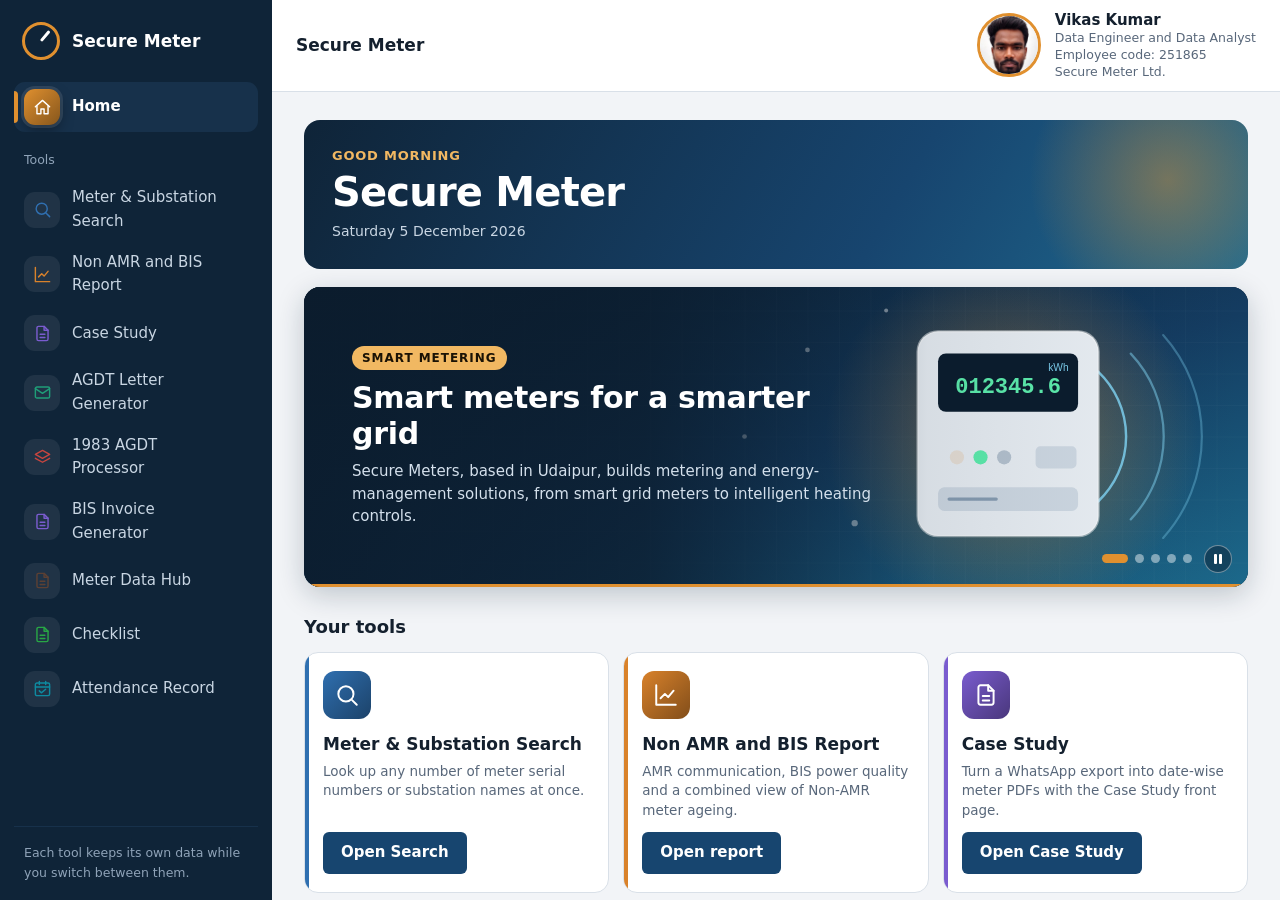
<file: index.html>
<!DOCTYPE html>
<html lang="en">
<head>
<meta charset="UTF-8">
<meta name="viewport" content="width=device-width, initial-scale=1, viewport-fit=cover">
<title>Secure Meter</title>
<link rel="stylesheet" href="assets/css/shell.css">
<link rel="stylesheet" href="assets/css/nav.css">
<link rel="stylesheet" href="assets/css/home.css">
<link rel="stylesheet" href="assets/css/slider.css">
</head>
<body>

<aside class="side">
  <button class="brand" data-go="home" aria-label="Secure Meter home"><span class="mark" aria-hidden="true"></span><span><b>Secure Meter</b></span></button>
  <nav class="nav" id="nav" aria-label="Tools">
    <button class="nav-i on" data-go="home" data-nav="home"><span class="lbl">Home</span><span class="chev" aria-hidden="true">&rsaquo;</span></button>
    <div class="nav-h">Tools</div>
    <!-- tool buttons are added by assets/js/shell.js from assets/js/tools.js -->
  </nav>
  <div class="side-f">Each tool keeps its own data while you switch between them.</div>
</aside>

<div class="stage">
  <header class="topbar">
    <div class="tl">
      <h2 class="ptitle" id="ptitle">Secure Meter</h2>
    </div>
    <!-- filled from assets/js/developer.js -->
    <div class="who" id="who"></div>
  </header>

  <div class="views" id="views">
    <section class="view" id="view-home" aria-label="Home">
      <div class="home dash">
        <header class="hero">
          <div class="hero-t">
            <p class="eyebrow" id="hGreet">Welcome</p>
            <h1>Secure Meter</h1>
            <p class="hero-sub" id="hDate"></p>
          </div>
        </header>

        <section class="slider" id="slider" aria-label="About Secure Meters"></section>

        <h2 class="h2">Your tools</h2>
        <div class="tgrid" id="tool-list"></div>
      </div>
    </section>
    <!-- one frame per tool is added by assets/js/shell.js -->
  </div>
</div>

<script src="assets/js/developer.js"></script>
<script src="assets/js/tools.js"></script>
<script src="assets/js/shell.js"></script>
<script src="assets/js/slides.js"></script>
<script src="assets/js/slider.js"></script>
</body>
</html>
</file>
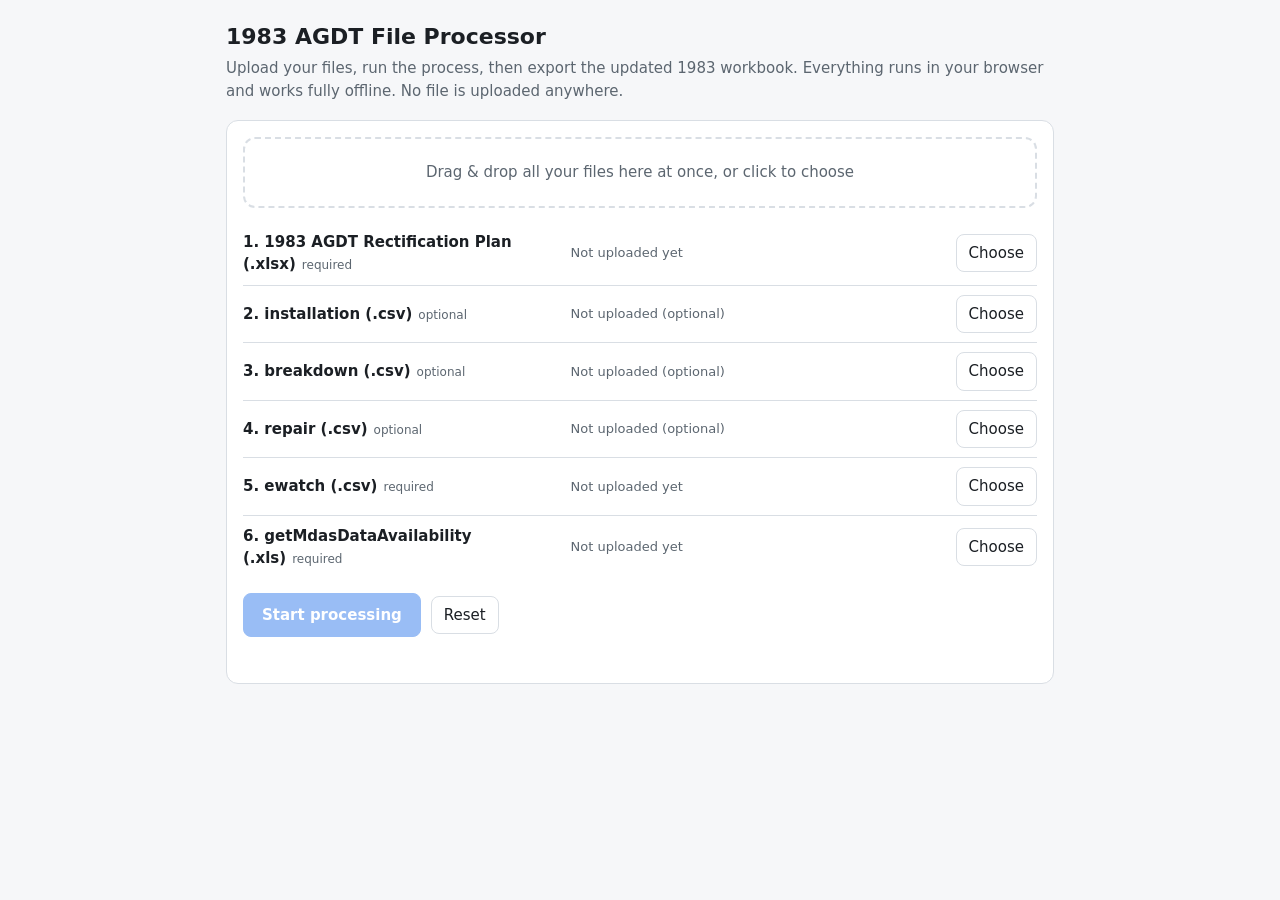
<file: tools/agdt-1983/index.html>
<!DOCTYPE html>
<html lang="en">
<head>
<meta charset="utf-8">
<meta name="viewport" content="width=device-width, initial-scale=1, viewport-fit=cover">
<title>1983 AGDT File Processor</title>
<link rel="stylesheet" href="style.css">
</head>
<body>
<main>
<h1>1983 AGDT File Processor</h1>
<p class="s">Upload your files, run the process, then export the updated 1983 workbook. Everything runs in your browser and works fully offline. No file is uploaded anywhere.</p>

<div class="card">
  <div id="drop">Drag &amp; drop all your files here at once, or click to choose<input id="multi" type="file" multiple hidden></div>
  <div id="slots"></div>
  <p style="margin:14px 0 0;display:flex;gap:10px;align-items:center;flex-wrap:wrap">
    <button class="p" id="go" disabled>Start processing</button>
    <button id="reset">Reset</button>
  </p>
  <div id="log"></div>
</div>

<div class="card" id="res" hidden>
  <div class="grid" id="stats"></div>
  <p style="margin:16px 0 8px"><button class="p" id="dl">Export 1983 file (.xlsx)</button></p>
  <p class="note" id="dlmsg"></p>
  <p class="note">In “Old Uninv” and “New Installation” the supervisor / remark / visit date / Ewatch columns fill only <b>#N/A</b> cells. The MDAS date and MDAS source columns work like a VLOOKUP: if the meter is in the MDAS file they are <b>replaced</b> with Energy Reading Date (V) and Reading Source (W), even if already filled; meters not in the MDAS file are left as they are. Columns are found by header name. In “Rectification Plan” the columns Visited Yesterday, Cumulative Visit, Target Pending and the daily date columns are recalculated from the supervisor visits in Old Uninv. Everything else (pivots, charts, slicers, other sheets) stays as it was.</p>
  <h3 style="margin:16px 0 6px;font-size:15px">Rectification Plan (updated from Old Uninv)</h3>
  <p class="note" id="pnote"></p>
  <div class="wrap"><table id="ptbl"></table></div>
  <h3 style="margin:16px 0 6px;font-size:15px">Columns detected (by header name)</h3>
  <p class="note" id="mapnote" style="white-space:pre-wrap"></p>
  <h3 style="margin:16px 0 6px;font-size:15px">Cells that were filled</h3>
  <div class="wrap"><table id="tbl"></table></div>
</div>
</main>

<script src="../../vendor/jszip.min.js"></script>
<script>window.JSZip||document.write('<script src="https://cdnjs.cloudflare.com/ajax/libs/jszip/3.10.1/jszip.min.js"><\/script>')</script>
<script src="app.js"></script>
<script src="../../assets/js/config.js"></script>
<script src="../../assets/js/drive-picker.js"></script>
</body>
</html>
</file>
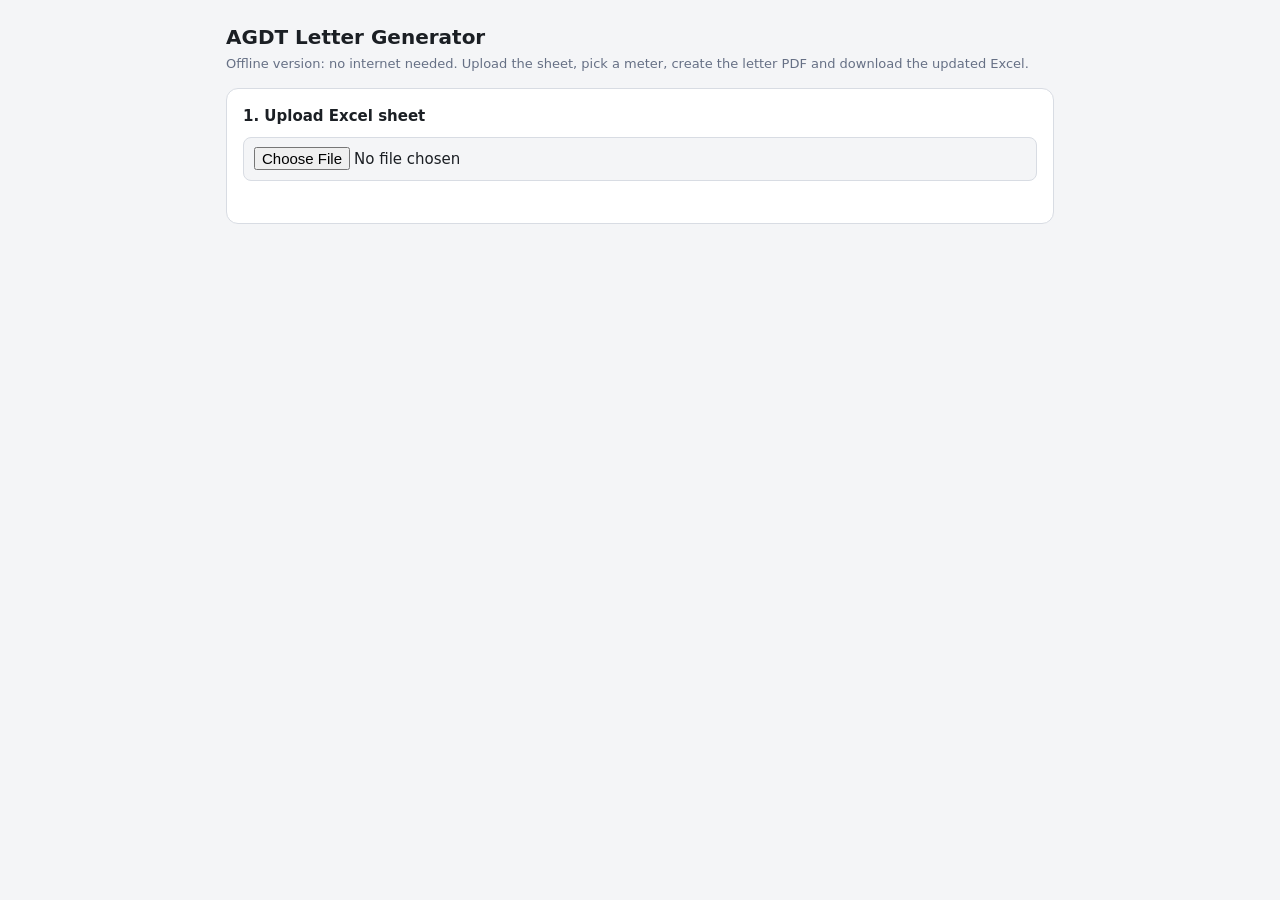
<file: tools/agdt-letters/index.html>
<!DOCTYPE html>
<html lang="en">
<head>
<meta charset="utf-8">
<meta name="viewport" content="width=device-width, initial-scale=1">
<title>AGDT Letter Generator (Offline)</title>
<link rel="stylesheet" href="style.css">
</head>
<body>
<main>
<h1>AGDT Letter Generator</h1>
<p class="sub">Offline version: no internet needed. Upload the sheet, pick a meter, create the letter PDF and download the updated Excel.</p>

<div class="card">
<h2>1. Upload Excel sheet</h2>
<input type="file" id="file" accept=".xlsx,.xlsm">
<div class="m" id="st"></div>
</div>

<div class="card" id="f2" hidden>
<h2>2. Letter details</h2>
<label>Meter Serial No</label>
<input type="text" id="mt" placeholder="X2063346" autocomplete="off">
<div class="pv" id="pv"></div>
<label>Outward No. series</label>
<div class="rad">
<label><input type="radio" name="code" value="PR"> PR (Pune)</label>
<label><input type="radio" name="code" value="NR"> NR (Nagpur)</label>
</div>
<div class="g">
<div><label>Select Site Remark</label><select id="rem"></select></div>
<div><label>Letter Submitted TO</label><select id="to"></select></div>
</div>
<div class="pv" id="dt"></div>
<button id="add">Create letter</button>
<div class="m" id="msg"></div>
</div>

<div class="card" id="res" hidden>
<h2>3. Ready letters</h2>
<div class="tw"><table><thead><tr><th>Meter</th><th>Outward No.</th><th>Date</th><th>Remark</th><th>Status</th><th></th></tr></thead><tbody id="tb"></tbody></table></div>
<button id="pall">PDF of all letters</button>
<button id="xl" class="o">Updated Excel download</button>
<div class="m" id="xm"></div>
</div>
</main>

<script src="../../vendor/pdf-lib.min.js"></script>
<script src="../../vendor/jszip.min.js"></script>
<script src="data/images.js"></script>
<script src="app.js"></script>
<script src="../../assets/js/config.js"></script>
<script src="../../assets/js/drive-picker.js"></script>
</body>
</html>
</file>
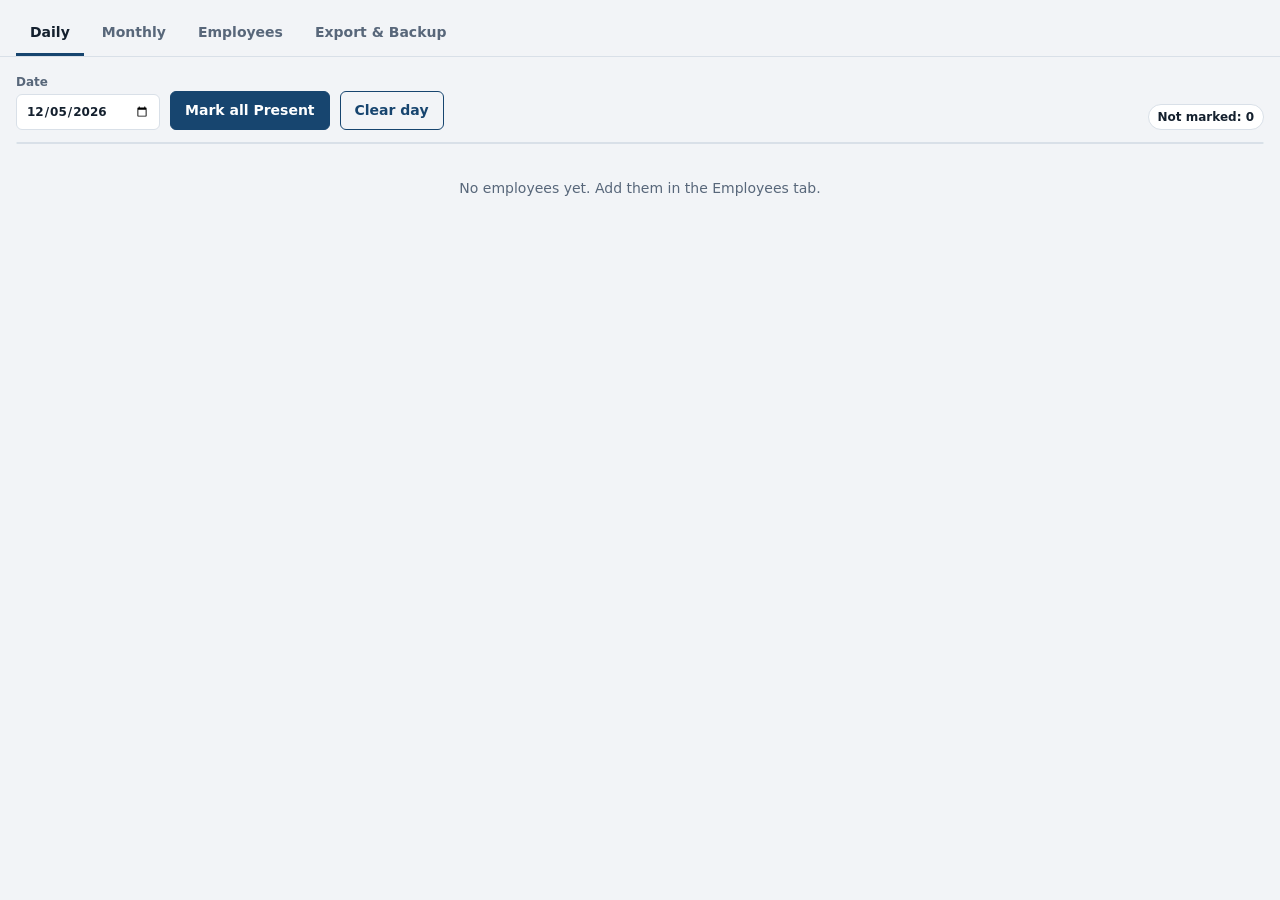
<file: tools/attendance/index.html>
<!DOCTYPE html>
<html lang="en">
<head>
<meta charset="utf-8">
<meta name="viewport" content="width=device-width, initial-scale=1">
<title>Attendance Record</title>
<link rel="stylesheet" href="style.css">
</head>
<body>

<header class="top">
  <div class="tabs" role="tablist" aria-label="Attendance sections">
    <button class="tab on" data-tab="daily" role="tab">Daily</button>
    <button class="tab" data-tab="monthly" role="tab">Monthly</button>
    <button class="tab" data-tab="employees" role="tab">Employees</button>
    <button class="tab" data-tab="backup" role="tab">Export &amp; Backup</button>
  </div>
</header>

<main>

  <!-- DAILY -->
  <section class="panel" id="tab-daily">
    <div class="bar">
      <label class="fld">Date <input type="date" id="dDate"></label>
      <button class="btn" id="dAllP">Mark all Present</button>
      <button class="btn ghost" id="dClear">Clear day</button>
      <div class="chips" id="dChips"></div>
    </div>
    <div class="scroll">
      <table class="grid" id="dTable">
        <thead><tr><th>Code</th><th>Name</th><th>Department</th><th>Status</th><th>In</th><th>Out</th><th>Remark</th></tr></thead>
        <tbody id="dBody"></tbody>
      </table>
    </div>
    <p class="empty" id="dEmpty" hidden>No employees yet. Add them in the Employees tab.</p>
  </section>

  <!-- MONTHLY -->
  <section class="panel" id="tab-monthly" hidden>
    <div class="bar">
      <label class="fld">Month <input type="month" id="mMonth"></label>
      <button class="btn ghost" id="mSundays">Mark Sundays as Week Off</button>
      <span class="hint">Click a cell to change its status.</span>
    </div>
    <div class="legend" id="legend"></div>
    <div class="scroll big">
      <table class="grid month" id="mTable"></table>
    </div>
    <p class="empty" id="mEmpty" hidden>No employees yet. Add them in the Employees tab.</p>
  </section>

  <!-- EMPLOYEES -->
  <section class="panel" id="tab-employees" hidden>
    <div class="bar">
      <label class="fld">Code <input id="eCode" placeholder="E001"></label>
      <label class="fld">Name <input id="eName" placeholder="Full name"></label>
      <label class="fld">Department <input id="eDept" placeholder="Department"></label>
      <button class="btn" id="eAdd">Add employee</button>
    </div>
    <div class="bar">
      <label class="btn ghost filebtn">Import employees (CSV)<input type="file" id="eFile" accept=".csv,.txt" hidden></label>
      <span class="hint">CSV columns: Code, Name, Department (a header row is fine).</span>
    </div>
    <div class="scroll">
      <table class="grid">
        <thead><tr><th>Code</th><th>Name</th><th>Department</th><th></th></tr></thead>
        <tbody id="eBody"></tbody>
      </table>
    </div>
    <p class="empty" id="eEmpty" hidden>No employees yet.</p>
  </section>

  <!-- EXPORT & BACKUP -->
  <section class="panel" id="tab-backup" hidden>
    <div class="cards">
      <div class="card">
        <h3>Export the month</h3>
        <p>Month: <b id="bMonth"></b> (change it in the Monthly tab).</p>
        <div class="row">
          <button class="btn" id="xXlsx">Download Excel (.xlsx)</button>
          <button class="btn ghost" id="xCsv">Download CSV</button>
        </div>
        <p class="hint">The Excel file has two sheets: the monthly grid with totals, and a day-by-day log.</p>
      </div>
      <div class="card">
        <h3>Backup and restore</h3>
        <p>Attendance is saved in this browser only. Download a backup file regularly.</p>
        <div class="row">
          <button class="btn" id="bSave">Download backup (.json)</button>
          <label class="btn ghost filebtn">Restore from backup<input type="file" id="bFile" accept=".json" hidden></label>
        </div>
        <p class="hint">Restoring replaces everything currently saved.</p>
      </div>
    </div>
  </section>

</main>

<div class="toast" id="toast" role="status" aria-live="polite"></div>

<script src="../../vendor/jszip.min.js"></script>
<script src="xlsx-writer.js"></script>
<script src="app.js"></script>
<script src="../../assets/js/config.js"></script>
<script src="../../assets/js/drive-picker.js"></script>
</body>
</html>
</file>
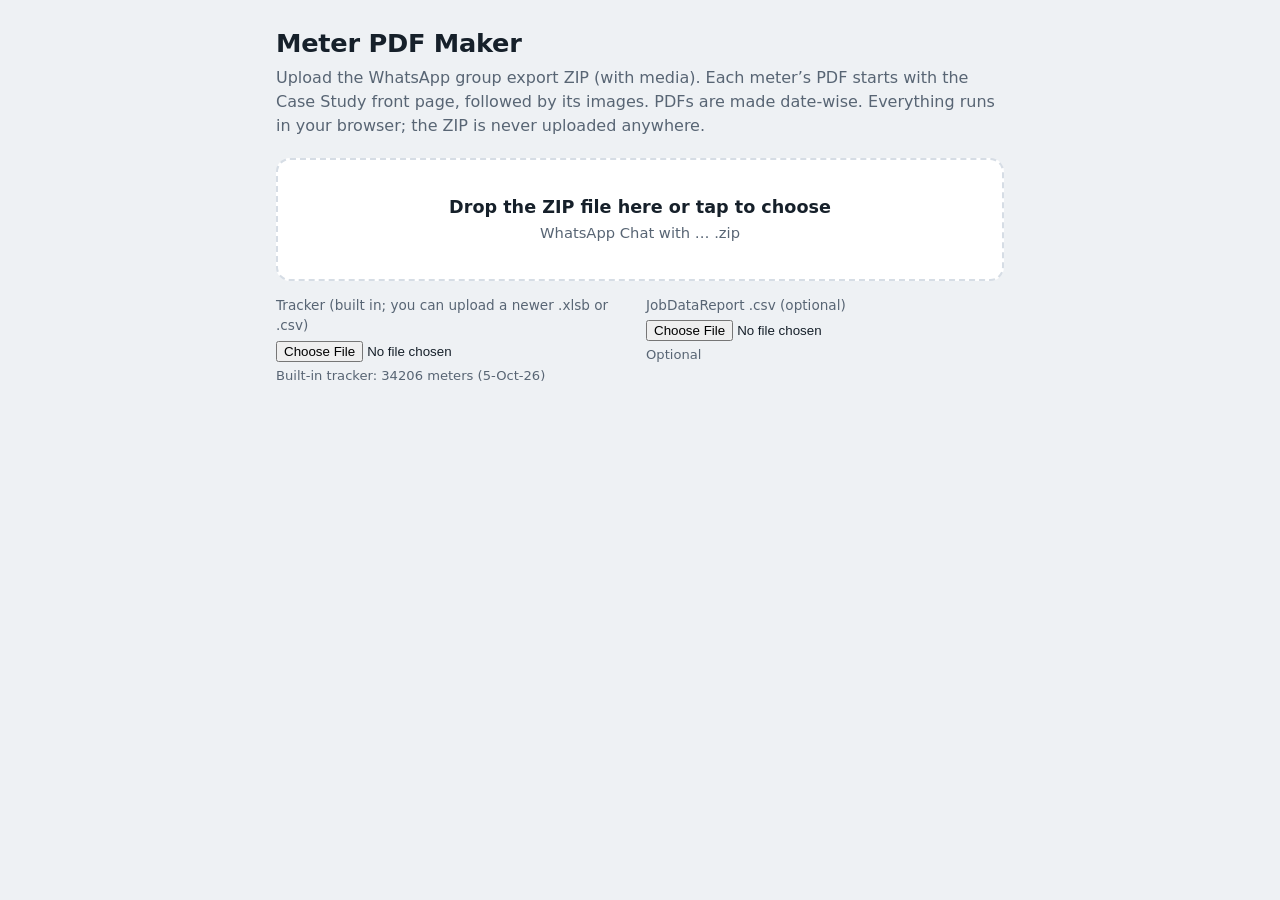
<file: tools/case-study/index.html>
<!doctype html>
<html lang="en">
<head>
<meta charset="utf-8">
<meta name="viewport" content="width=device-width, initial-scale=1, viewport-fit=cover">
<title>Meter PDF Maker</title>
<link rel="stylesheet" href="style.css">
</head>
<body>
<main>
<h1>Meter PDF Maker</h1>
<p class="sub">Upload the WhatsApp group export ZIP (with media). Each meter’s PDF starts with the Case Study front page, followed by its images. PDFs are made date-wise. Everything runs in your browser; the ZIP is never uploaded anywhere.</p>
<label id="drop"><input type="file" id="f" accept=".zip"><b>Drop the ZIP file here or tap to choose</b><span>WhatsApp Chat with … .zip</span></label>
<div class="files"><div><label for="f1">Tracker (built in; you can upload a newer .xlsb or .csv)</label><input type="file" id="f1" accept=".xlsb,.csv"><div class="st" id="s1"></div></div>
<div><label for="f2">JobDataReport .csv (optional)</label><input type="file" id="f2" accept=".csv"><div class="st" id="s2">Optional</div></div></div>
<div id="msg" role="status" aria-live="polite"></div>
<div id="out"></div>
</main>
<script src="data/trk-data.js"></script>
<script src="../../vendor/jszip.min.js"></script>
<script src="../../vendor/jspdf.umd.min.js"></script>
<script src="app.js"></script>
<script src="../../assets/js/config.js"></script>
<script src="../../assets/js/drive-picker.js"></script>
</body>
</html>
</file>
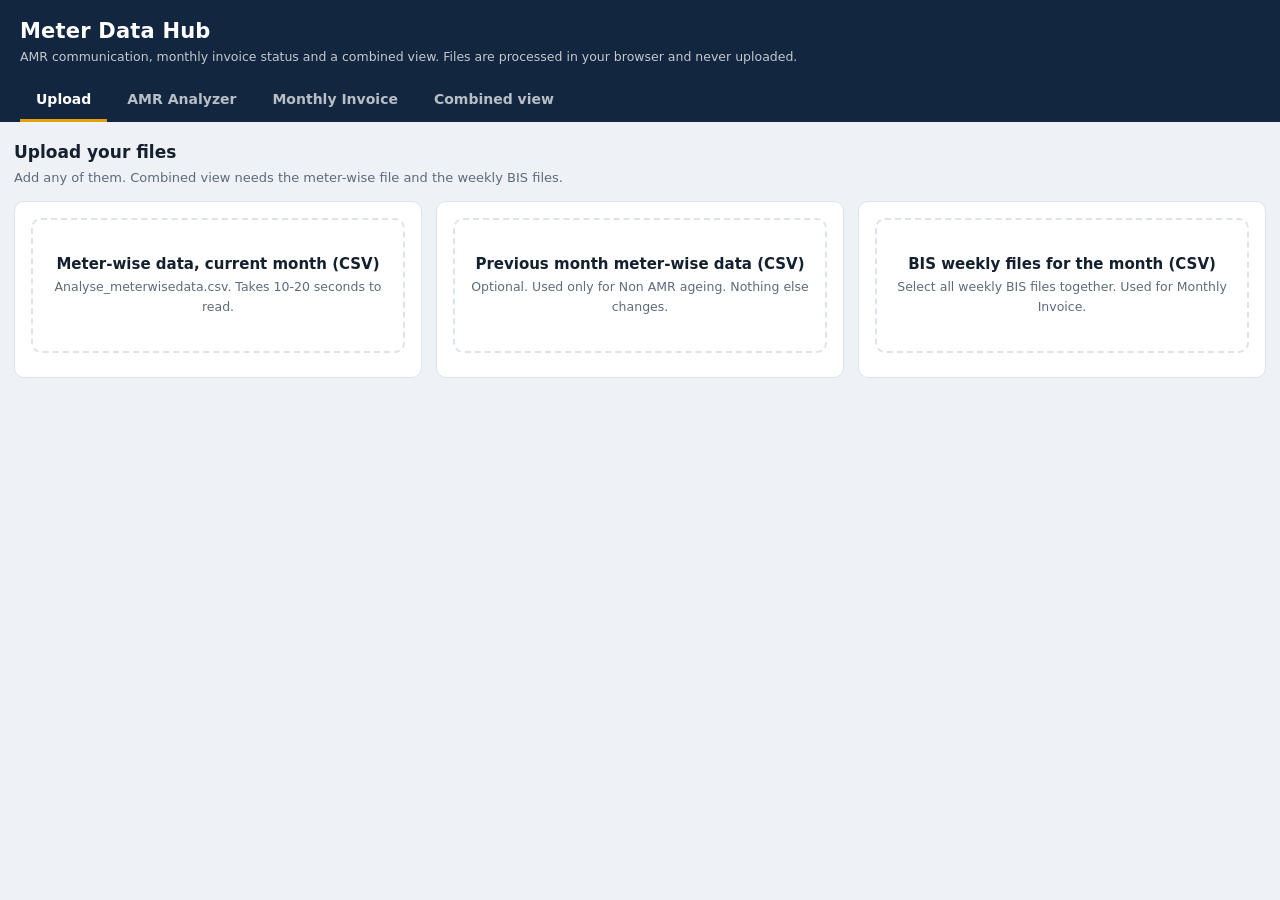
<file: tools/Meter-Data-Hub/index.html>
<!doctype html><html lang="en"><head><meta charset="utf-8"><meta name="viewport" content="width=device-width, initial-scale=1, viewport-fit=cover"><title>Meter Data Hub</title>
<link rel="stylesheet" href="style.css"></head><body>
<header><h1>Meter Data Hub</h1><p>AMR communication, monthly invoice status and a combined view. Files are processed in your browser and never uploaded.</p>
<nav id="nav"><button data-p="0" class="on">Upload</button><button data-p="1">AMR Analyzer</button><button data-p="2">Monthly Invoice</button><button data-p="3">Combined view</button></nav></header>
<main>
<section class="pg" id="p0"><h2>Upload your files</h2><p class="sub">Add any of them. Combined view needs the meter-wise file and the weekly BIS files.</p>
<div class="two"><div class="card"><label class="drop" id="dm"><b>Meter-wise data, current month (CSV)</b><span>Analyse_meterwisedata.csv. Takes 10-20 seconds to read.</span><input type="file" accept=".csv" hidden></label><div class="mg" id="sm"></div></div>
<div class="card"><label class="drop" id="dm2"><b>Previous month meter-wise data (CSV)</b><span>Optional. Used only for Non AMR ageing. Nothing else changes.</span><input type="file" accept=".csv" hidden></label><div class="mg" id="sm2"></div></div>

<div class="card"><label class="drop" id="dw"><b>BIS weekly files for the month (CSV)</b><span>Select all weekly BIS files together. Used for Monthly Invoice.</span><input type="file" accept=".csv" multiple hidden></label><div class="mg" id="sw"></div></div></div></section>

<div id="fb" class="card bar hide"><div id="mR"></div><div id="mC"></div><div id="mS"></div>
<div id="ac" class="bar hide"><div><label class="f">Type of data</label><select id="fT"></select></div><div><label class="f">From</label><select id="fF"></select></div><div><label class="f">Last date</label><select id="fE"></select></div></div><div class="bar" style="margin-left:auto"><button class="btn" data-x="xl">Export Excel dashboard</button><button class="btn alt" data-x="hr">Export HTML report</button></div></div>

<section class="pg hide" id="p1"><div id="e1" class="card empty">Upload the meter-wise CSV first.</div><div id="b1" class="hide">
<div class="kpis" id="k1"></div><div class="two"><div class="card"><h3>AMR share</h3><div id="pa"></div></div><div class="card"><h3>By region</h3><div id="a1"></div></div><div class="card"><h3>Meters reporting each day</h3><div id="a3"></div><div class="note">AMR = at least one reading on any day from the From date to the Last date. Non AMR = no reading on any of those days. The bars show raw daily counts, so an incomplete last day can look low, but it does not change AMR status. The label above each bar is its share of all meters.</div></div></div>
<div class="card"><h3>By circle (lowest AMR first)</h3><div class="chart" id="a2"></div></div>
<div class="card"><h3>Non AMR meters</h3><div class="scroll" id="t1"></div><div class="bar" style="margin-top:10px"><button class="btn" data-x="1">Export Non AMR list (CSV)</button></div></div></div>
<div id="nd" class="hide"><div class="bar" style="margin-bottom:14px"><button class="btn" id="bn">Show day-wise and ageing dashboard</button></div>
<div id="np" class="hide"><div class="card"><h2 id="nh"></h2><p class="sub" id="ns"></p><div class="bar"><button class="btn" data-m="0">Day-wise: days with data in selected range</button><button class="btn alt" data-m="1">Ageing (no data on Last date): 0-3, 4-7, 8-15, 16-30, 31-60, 61+</button></div><div class="bar" style="margin-top:12px"><button class="btn" data-x="nx">Export Excel dashboard</button><button class="btn alt" data-x="nc">Export CSV</button></div></div>
<div class="card"><h3 id="nrh">Region-wise meters</h3><div class="chart" id="nrb"></div></div><div class="card hide" id="nrtc"><h3>Region-wise table</h3><div class="scroll" id="nrt"></div></div></div></div></section>


<section class="pg hide" id="p2"><div id="e2" class="card empty">Upload the weekly BIS CSV files first.</div><div id="b2" class="hide">
<div class="card bar noexp" style="margin-bottom:14px"><div><label class="f">Min weeks with Pass/Fail</label><select id="im"><option>1</option><option>2</option><option>3</option><option>4</option><option>5</option></select></div></div>
<p class="note" id="ir" style="margin:0 0 12px"></p><div class="kpis" id="k4"></div>
<div class="two"><div class="card"><h3>Invoice status</h3><div id="pi"></div></div><div class="card"><h3>By region</h3><div id="g1"></div></div><div class="card"><h3>Readings by week</h3><div id="g2"></div></div></div>
<div class="card"><h3>By zone (lowest ready share first)</h3><div class="chart" id="g3"></div></div>
<div class="card"><h3>Weekly summary</h3><div class="scroll" id="g4"></div></div>
<div class="card"><div class="bar noexp" style="margin-bottom:10px"><h3 style="margin:0">Meters</h3><select id="is" aria-label="Invoice status"><option value="Ready for Invoice">Ready for Invoice</option><option value="Not Ready">Not Ready</option><option value="all">All meters</option></select><input type="search" id="iq" placeholder="Search substation, meter, zone"></div><div class="scroll" id="g5"></div><div class="note" id="g6"></div></div>
<div class="bar noexp"><button class="btn" data-x="i4">Export Ready for Invoice meters (CSV)</button><button class="btn alt" data-x="i5">Export all meters (CSV)</button></div></div></section>
<section class="pg hide" id="p3"><div id="e3" class="card empty">Upload the meter-wise CSV and the weekly BIS CSV files first.</div><div id="b3" class="hide">
<div class="bar" id="sn" style="margin-bottom:14px"><button class="btn" data-s="0">Combined</button><button class="btn alt" data-s="1">Non AMR</button></div><div id="v0"><div class="ins" id="i3"></div><div class="kpis" id="k3"></div>
<div class="two"><div class="card"><h3>Problem meters split</h3><div id="pc"></div></div><div class="card"><h3>By region</h3><div id="m3"></div></div></div>
<div class="card"><h3>By circle (most problem meters first)</h3><div class="chart" id="s3"></div></div>
<div class="two"><div class="card"><h3>Top 10 substations</h3><div class="scroll" id="u3"></div></div><div class="card"><h3>Problem meter list (first 200)</h3><div class="scroll" id="w3"></div></div></div>
<div class="bar"><button class="btn" data-x="3">Export combined list (CSV)</button><button class="btn alt" id="chg">Change AMR settings</button></div><div class="note" id="n3"></div></div><div id="v1" class="hide"></div></div></section>
</main>
<script src="app.js"></script><script src="../../assets/js/config.js"></script>
<script src="../../assets/js/drive-picker.js"></script>
</body></html>
</file>
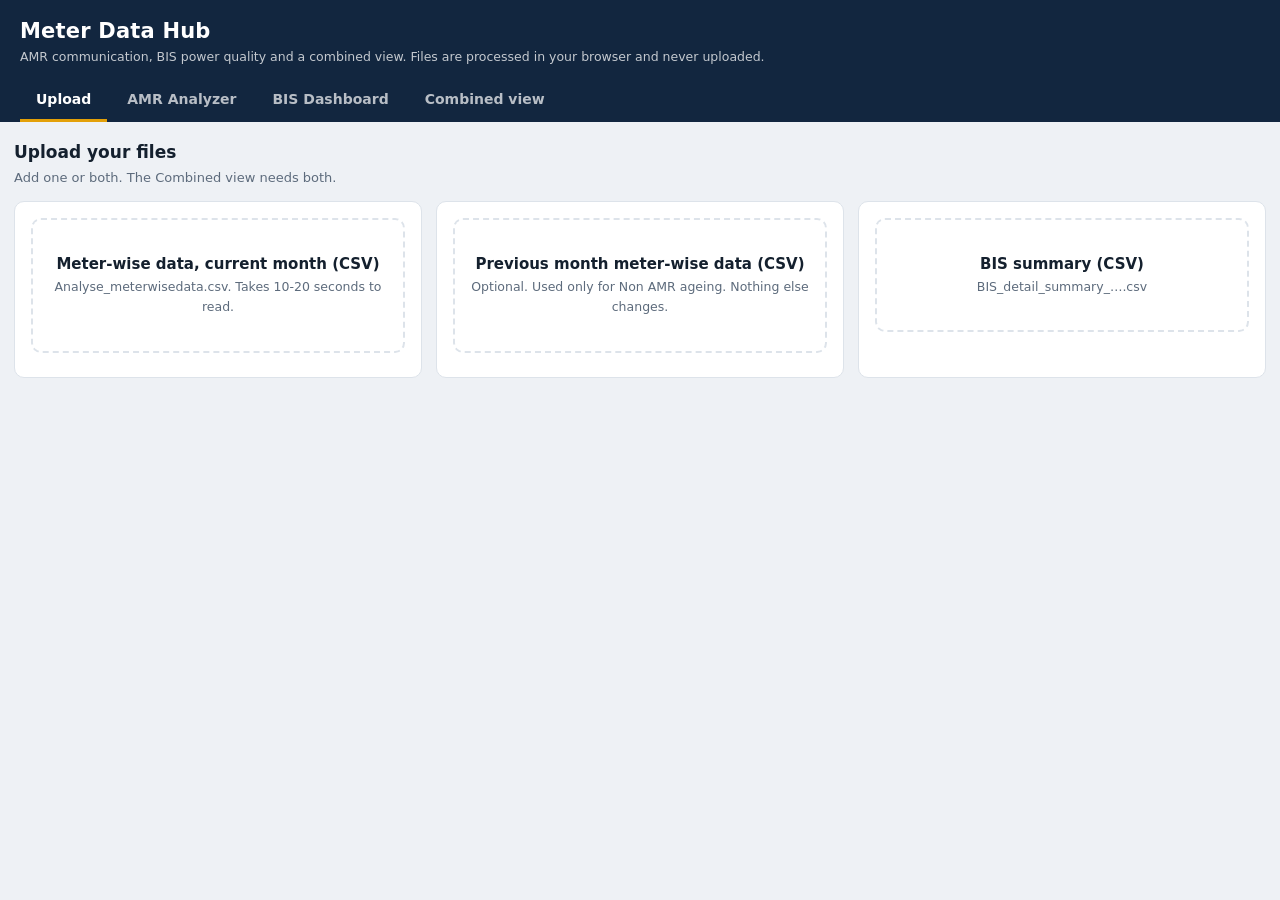
<file: tools/non-amr-bis/index.html>
<!doctype html><html lang="en"><head><meta charset="utf-8"><meta name="viewport" content="width=device-width, initial-scale=1, viewport-fit=cover"><title>Meter Data Hub</title>
<link rel="stylesheet" href="style.css"></head><body>
<header><h1>Meter Data Hub</h1><p>AMR communication, BIS power quality and a combined view. Files are processed in your browser and never uploaded.</p>
<nav id="nav"><button data-p="0" class="on">Upload</button><button data-p="1">AMR Analyzer</button><button data-p="2">BIS Dashboard</button><button data-p="3">Combined view</button></nav></header>
<main>
<section class="pg" id="p0"><h2>Upload your files</h2><p class="sub">Add one or both. The Combined view needs both.</p>
<div class="two"><div class="card"><label class="drop" id="dm"><b>Meter-wise data, current month (CSV)</b><span>Analyse_meterwisedata.csv. Takes 10-20 seconds to read.</span><input type="file" accept=".csv" hidden></label><div class="mg" id="sm"></div></div>
<div class="card"><label class="drop" id="dm2"><b>Previous month meter-wise data (CSV)</b><span>Optional. Used only for Non AMR ageing. Nothing else changes.</span><input type="file" accept=".csv" hidden></label><div class="mg" id="sm2"></div></div>
<div class="card"><label class="drop" id="db"><b>BIS summary (CSV)</b><span>BIS_detail_summary_….csv</span><input type="file" accept=".csv" hidden></label><div class="mg" id="sb"></div></div></div></section>

<div id="fb" class="card bar hide"><div id="mR"></div><div id="mC"></div><div id="mS"></div>
<div id="ac" class="bar hide"><div><label class="f">Type of data</label><select id="fT"></select></div><div><label class="f">From</label><select id="fF"></select></div><div><label class="f">Last date</label><select id="fE"></select></div></div><div class="bar" style="margin-left:auto"><button class="btn" data-x="xl">Export Excel dashboard</button><button class="btn alt" data-x="hr">Export HTML report</button></div></div>

<section class="pg hide" id="p1"><div id="e1" class="card empty">Upload the meter-wise CSV first.</div><div id="b1" class="hide">
<div class="kpis" id="k1"></div><div class="two"><div class="card"><h3>AMR share</h3><div id="pa"></div></div><div class="card"><h3>By region</h3><div id="a1"></div></div><div class="card"><h3>Meters reporting each day</h3><div id="a3"></div><div class="note">AMR = at least one reading on any day from the From date to the Last date. Non AMR = no reading on any of those days. The bars show raw daily counts, so an incomplete last day can look low, but it does not change AMR status.</div></div></div>
<div class="card"><h3>By circle (lowest AMR first)</h3><div class="chart" id="a2"></div></div>
<div class="card"><h3>Non AMR meters</h3><div class="scroll" id="t1"></div><div class="bar" style="margin-top:10px"><button class="btn" data-x="1">Export Non AMR list (CSV)</button></div></div></div>
<div id="nd" class="hide"><div class="bar" style="margin-bottom:14px"><button class="btn" id="bn">Show day-wise and ageing dashboard</button></div>
<div id="np" class="hide"><div class="card"><h2 id="nh"></h2><p class="sub" id="ns"></p><div class="bar"><button class="btn" data-m="0">Day-wise: days with data in selected range</button><button class="btn alt" data-m="1">Ageing (no data on Last date): 0-3, 4-7, 8-15, 16-30, 31-60, 61+</button></div><div class="bar" style="margin-top:12px"><button class="btn" data-x="nx">Export Excel dashboard</button><button class="btn alt" data-x="nc">Export CSV</button></div></div>
<div class="card"><h3 id="nrh">Region-wise meters</h3><div class="chart" id="nrb"></div></div><div class="card hide" id="nrtc"><h3>Region-wise table</h3><div class="scroll" id="nrt"></div></div></div></div></section>

<section class="pg hide" id="p2"><div id="e2" class="card empty">Upload the BIS summary CSV first.</div><div id="b2" class="hide">
<div class="kpis" id="k2"></div><div class="two"><div class="card"><h3>Overall BIS status</h3><div id="pb"></div></div><div class="card"><h3>Overall status by region</h3><div id="c1"></div></div><div class="card"><h3>Parameter-wise results</h3><div id="c4"></div></div></div>
<div class="card"><h3>By circle (lowest pass rate first)</h3><div class="chart" id="c2"></div></div>
<div class="two"><div class="card"><h3>Top 10 substations with data not available</h3><div class="scroll" id="c3"></div></div><div class="card"><h3>Meter details (first 200)</h3><div class="scroll" id="t2"></div></div></div>
<button class="btn" data-x="2">Export Fail and Not available meters (CSV)</button></div></section>

<section class="pg hide" id="p3"><div id="e3" class="card empty">Upload the meter-wise CSV (and the BIS CSV) first.</div><div id="b3" class="hide">
<div class="bar" id="sn" style="margin-bottom:14px"><button class="btn" data-s="0">Combined</button><button class="btn alt" data-s="1">Non AMR</button><button class="btn alt" data-s="2">BIS data not available</button></div><div id="v0"><div class="ins" id="i3"></div><div class="kpis" id="k3"></div>
<div class="two"><div class="card"><h3>Problem meters split</h3><div id="pc"></div></div><div class="card"><h3>By region</h3><div id="m3"></div></div></div>
<div class="card"><h3>By circle (most problem meters first)</h3><div class="chart" id="s3"></div></div>
<div class="two"><div class="card"><h3>Top 10 substations</h3><div class="scroll" id="u3"></div></div><div class="card"><h3>Problem meter list (first 200)</h3><div class="scroll" id="w3"></div></div></div>
<div class="bar"><button class="btn" data-x="3">Export combined list (CSV)</button><button class="btn alt" id="chg">Change AMR settings</button></div><div class="note" id="n3"></div></div><div id="v1" class="hide"></div><div id="v2" class="hide"></div></div></section>
</main>
<script src="app.js"></script><script src="../../assets/js/config.js"></script>
<script src="../../assets/js/drive-picker.js"></script>
</body></html>
</file>
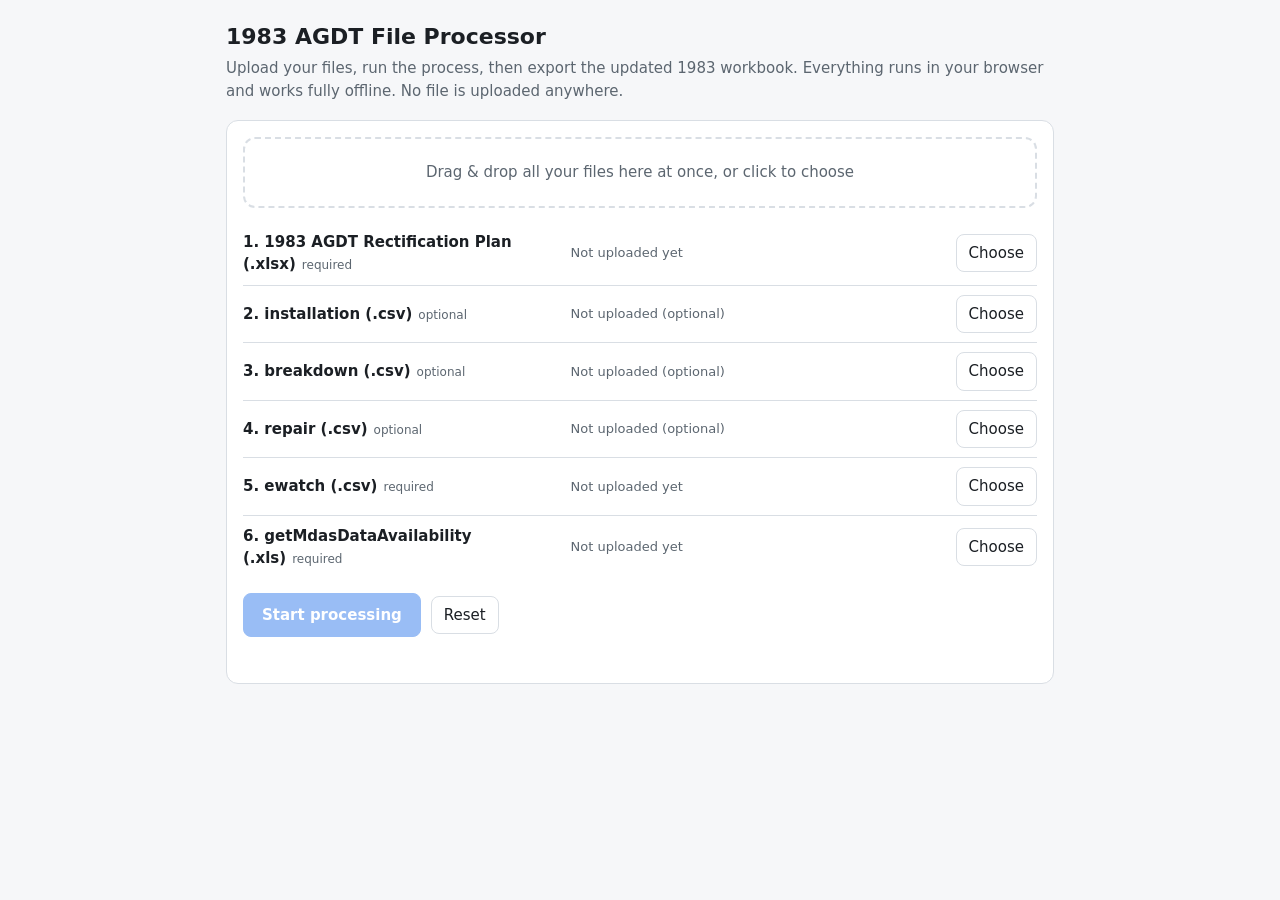
<file: secure-meter/tools/agdt-1983/index.html>
<!DOCTYPE html>
<html lang="en">
<head>
<meta charset="utf-8">
<meta name="viewport" content="width=device-width, initial-scale=1, viewport-fit=cover">
<title>1983 AGDT File Processor</title>
<link rel="stylesheet" href="style.css">
</head>
<body>
<main>
<h1>1983 AGDT File Processor</h1>
<p class="s">Upload your files, run the process, then export the updated 1983 workbook. Everything runs in your browser and works fully offline. No file is uploaded anywhere.</p>

<div class="card">
  <div id="drop">Drag &amp; drop all your files here at once, or click to choose<input id="multi" type="file" multiple hidden></div>
  <div id="slots"></div>
  <p style="margin:14px 0 0;display:flex;gap:10px;align-items:center;flex-wrap:wrap">
    <button class="p" id="go" disabled>Start processing</button>
    <button id="reset">Reset</button>
  </p>
  <div id="log"></div>
</div>

<div class="card" id="res" hidden>
  <div class="grid" id="stats"></div>
  <p style="margin:16px 0 8px"><button class="p" id="dl">Export 1983 file (.xlsx)</button></p>
  <p class="note" id="dlmsg"></p>
  <p class="note">In “Old Uninv” only <b>#N/A</b> cells in AB:AI are changed. In “Rectification Plan” the columns Visited Yesterday, Cumulative Visit, Target Pending and the daily date columns are recalculated from the supervisor visits in Old Uninv. Everything else (pivots, charts, slicers, other sheets) stays as it was.</p>
  <h3 style="margin:16px 0 6px;font-size:15px">Rectification Plan (updated from Old Uninv)</h3>
  <p class="note" id="pnote"></p>
  <div class="wrap"><table id="ptbl"></table></div>
  <h3 style="margin:16px 0 6px;font-size:15px">Cells that were filled</h3>
  <div class="wrap"><table id="tbl"></table></div>
</div>
</main>

<script src="../../vendor/jszip.min.js"></script>
<script src="app.js"></script>
<script src="../../assets/js/config.js"></script>
<script src="../../assets/js/drive-picker.js"></script>
</body>
</html>
</file>
<file: assets/css/shell.css>
:root{--side:#0f2438;--side2:#17314b;--sidetx:#c9d6e3;--amber:#e0902f;--bg:#f2f4f7;--card:#fff;--tx:#14202e;--mu:#58677a;--bd:#d9e0e8;--ac:#17456f;--acx:#fff;color-scheme:light}
@media (prefers-color-scheme:dark){:root{--bg:#0d141d;--card:#16212e;--tx:#e5ebf2;--mu:#93a3b6;--bd:#263647;--ac:#e0902f;--acx:#1a1205;color-scheme:dark}}
*{box-sizing:border-box}
html,body{height:100%}
body{margin:0;background:var(--bg);color:var(--tx);font:15px/1.55 "IBM Plex Sans","Segoe UI",system-ui,-apple-system,Roboto,Arial,sans-serif;display:flex;padding-top:env(safe-area-inset-top,0px)}
button{font:inherit;cursor:pointer}
button:focus-visible{outline:3px solid var(--amber);outline-offset:2px}
.side{width:272px;flex:none;background:var(--side);color:var(--sidetx);display:flex;flex-direction:column;padding:22px 14px 18px}
.brand{display:flex;align-items:center;gap:12px;padding:0 8px 22px;border:0;background:none;color:#fff;text-align:left;width:100%}
.mark{width:38px;height:38px;border-radius:50%;border:3px solid var(--amber);position:relative;flex:none}
.mark::after{content:"";position:absolute;left:50%;top:50%;width:3px;height:13px;background:#fff;border-radius:2px;transform-origin:50% 100%;transform:translate(-50%,-100%) rotate(40deg)}
.brand b{display:block;font-size:17px;line-height:1.2;font-weight:600}
.brand small{color:var(--sidetx);font-size:12.5px;opacity:.8}
.nav{display:flex;flex-direction:column;gap:3px}
.nav-h{font-size:12.5px;color:#8fa3b8;padding:14px 10px 6px}
.nav-i{display:flex;align-items:center;gap:11px;width:100%;text-align:left;background:none;border:0;color:var(--sidetx);padding:10px 10px;border-radius:6px;border-left:3px solid transparent}
.nav-i:hover{background:var(--side2);color:#fff}
.nav-i.on{background:var(--side2);color:#fff;border-left-color:var(--amber);font-weight:600}
.dot{width:8px;height:8px;border-radius:50%;background:#5c7a96;flex:none}
.nav-i.on .dot{background:var(--amber)}
.nav-i.loaded .dot{background:#4fb68a}
.nav-i.on.loaded .dot{background:var(--amber)}
.side-f{margin-top:auto;padding:16px 10px 0;font-size:12.5px;color:#8fa3b8;border-top:1px solid var(--side2)}
.stage{flex:1;min-width:0;height:100dvh;display:flex;flex-direction:column;background:var(--bg)}
.views{flex:1;min-height:0;position:relative}
.topbar{display:flex;align-items:center;justify-content:space-between;gap:16px;padding:10px 24px;background:var(--card);border-bottom:1px solid var(--bd);flex:none}
.tl{display:flex;align-items:center;gap:16px;min-width:0}
.homebtn{display:inline-flex;align-items:center;gap:8px;background:var(--ac);color:var(--acx);border:0;border-radius:6px;padding:9px 16px;font-weight:600;flex:none}
.homebtn:hover{filter:brightness(1.12)}
body.nav-hidden .side{display:none}
.ptitle{font-size:17px;font-weight:600;margin:0;min-width:0}
.who{display:flex;align-items:center;gap:14px;text-align:left}
.who-t{line-height:1.35;font-size:12.5px;color:var(--mu)}
.who-t b{display:block;font-size:15px;color:var(--tx);font-weight:600}
.who img{order:-1;width:64px;height:64px;border-radius:50%;object-fit:cover;border:3px solid var(--amber);flex:none;background:var(--bd)}
.view{position:absolute;inset:0;overflow:auto}
.view[hidden]{display:none}
.frame{overflow:hidden}
.frame iframe{display:block;width:100%;height:100%;border:0;background:var(--bg)}
.loading{position:absolute;inset:0;display:grid;place-items:center;color:var(--mu)}
.home{max-width:980px;margin:0 auto;padding:56px 36px 64px}
.home h1{font-size:clamp(28px,4vw,42px);line-height:1.12;letter-spacing:-.02em;margin:0 0 32px;font-weight:700}
.lead{font-size:17px;color:var(--mu);max-width:60ch;margin:0 0 40px}
.tools{list-style:none;margin:0;padding:0;border-top:2px solid var(--tx)}
.tool{display:flex;gap:28px;justify-content:space-between;align-items:center;padding:24px 4px;border-bottom:1px solid var(--bd)}
.tool h3{margin:0 0 4px;font-size:19px;font-weight:600}
.tool p{margin:0;color:var(--mu);max-width:56ch}
.tool-side{display:flex;flex-direction:column;align-items:flex-end;gap:10px;flex:none}
.in{font-size:13px;color:var(--mu)}
.open{background:var(--ac);color:var(--acx);border:0;border-radius:6px;padding:9px 18px;font-weight:600}
.open:hover{filter:brightness(1.12)}
.note{margin:36px 0 0;color:var(--mu);font-size:14px;max-width:70ch;border-left:4px solid var(--amber);padding-left:14px}
@media (max-width:860px){
 body{flex-direction:column}
 .side{width:100%;padding:10px 10px 0;flex-direction:row;align-items:center;gap:6px;overflow-x:auto}
 .brand{width:auto;padding:0 10px 10px 4px;flex:none}
 .brand small,.nav-h,.side-f{display:none}
 .nav{flex-direction:row;gap:2px;padding-bottom:0}
 .nav-i{white-space:nowrap;border-left:0;border-bottom:3px solid transparent;border-radius:6px 6px 0 0;padding:12px 12px}
 .nav-i.on{border-bottom-color:var(--amber)}
 .stage{height:auto;flex:1;min-height:0}
 .topbar{padding:8px 12px;gap:10px}
 .ptitle{font-size:14px}
 .tl{gap:10px}
 .homebtn{padding:8px 10px}
 .who{gap:10px}
 .who-t{font-size:11px}
 .who-t b{font-size:13px}
 .who img{width:46px;height:46px;border-width:2px}
 .home{padding:32px 18px 48px}
 .tool{flex-direction:column;align-items:flex-start;gap:14px}
 .tool-side{align-items:flex-start;flex-direction:row;align-items:center;flex-wrap:wrap;gap:12px}
}
@media (max-width:860px){html,body{height:100dvh}}
</file>
<file: assets/css/nav.css>
/* Left navigation: icon tiles, hover and press effects, a mouse-following glow and a sliding active bar. */
.nav{gap:4px}
.nav-i{position:relative;overflow:hidden;gap:12px;padding:7px 10px;border-left-width:0;border-radius:11px;
  transition:background .2s,color .2s,transform .15s;animation:navin .45s cubic-bezier(.2,.8,.2,1) both;animation-delay:calc(var(--i,0) * 55ms)}
.nav-i:hover{transform:translateX(2px)}
.nav-i:active{transform:scale(.98)}
.nav-i::before{content:"";position:absolute;inset:0;pointer-events:none;opacity:0;transition:opacity .2s;
  background:radial-gradient(130px circle at var(--mx,50%) var(--my,50%),rgba(255,255,255,.16),transparent 70%)}
.nav-i:hover::before{opacity:1}
.nav-i::after{content:"";position:absolute;left:0;top:18%;bottom:18%;width:4px;border-radius:0 4px 4px 0;background:var(--tc,var(--amber));
  transform:scaleY(0);transition:transform .3s cubic-bezier(.3,1.5,.5,1)}
.nav-i.on::after{transform:scaleY(1)}
.nav-i.on{background:var(--side2)}

.ni{position:relative;width:36px;height:36px;border-radius:11px;display:grid;place-items:center;flex:none;
  color:var(--tc,#9fb4c9);background:rgba(255,255,255,.07);
  transition:transform .3s cubic-bezier(.3,1.7,.5,1),background .2s,color .2s,box-shadow .2s}
.nav-i:hover .ni{transform:translateY(-2px) rotate(-7deg) scale(1.1);background:rgba(255,255,255,.15);box-shadow:0 8px 16px rgba(0,0,0,.35)}
.nav-i:active .ni{transform:scale(.88)}
.nav-i.on .ni{color:#fff;background:var(--tc,var(--amber));background:linear-gradient(135deg,var(--tc,var(--amber)),color-mix(in srgb,var(--tc,var(--amber)) 60%,#000));
  box-shadow:0 0 0 3px rgba(255,255,255,.1),0 6px 14px rgba(0,0,0,.35)}
.nav-i:hover .ni svg{animation:wob .5s ease}
.nav-i.loaded .ni::after{content:"";position:absolute;right:-3px;top:-3px;width:10px;height:10px;border-radius:50%;background:#4fb68a;border:2px solid var(--side)}

.nav-i .lbl{flex:1;min-width:0;transition:transform .2s}
.nav-i:hover .lbl{transform:translateX(3px)}
.nav-i.on .lbl{font-weight:600}
.chev{opacity:0;transform:translateX(-8px);transition:opacity .2s,transform .2s;color:#8fa3b8;font-size:20px;line-height:1}
.nav-i:hover .chev,.nav-i:focus-visible .chev{opacity:1;transform:none}

@keyframes navin{from{opacity:0;transform:translateX(-14px)}to{opacity:1;transform:none}}
@keyframes wob{0%,100%{transform:rotate(0)}30%{transform:rotate(12deg)}60%{transform:rotate(-8deg)}}

@media (max-width:860px){
  .nav-i{padding:6px 10px;border-radius:10px 10px 0 0}
  .nav-i::after{left:12%;right:12%;top:auto;bottom:0;width:auto;height:3px;border-radius:3px 3px 0 0;transform:scaleX(0)}
  .nav-i.on::after{transform:scaleX(1)}
  .chev{display:none}
  .ni{width:30px;height:30px}
}
@media (prefers-reduced-motion:reduce){
  .nav-i,.ni,.nav-i .lbl,.chev,.nav-i::after{transition:none;animation:none}
  .nav-i:hover .ni svg{animation:none}
}
</file>
<file: assets/css/home.css>
/* Home page: greeting banner and tool cards. (The slider has its own file, slider.css.) */
.dash{max-width:1240px;padding:28px 32px 56px}
.dash h1{margin:0;font-size:clamp(28px,3.6vw,40px);letter-spacing:-.02em}

/* greeting banner */
.hero{display:flex;justify-content:space-between;align-items:flex-end;gap:20px;flex-wrap:wrap;padding:26px 28px;border-radius:16px;margin-bottom:18px;
  color:#fff;background:linear-gradient(120deg,#0f2438 0%,#17456f 62%,#1f6a8f 100%);position:relative;overflow:hidden}
.hero::after{content:"";position:absolute;right:-60px;top:-80px;width:280px;height:280px;border-radius:50%;background:radial-gradient(circle,rgba(224,144,47,.45),rgba(224,144,47,0) 70%);pointer-events:none}
.hero-t{position:relative;z-index:1}
.eyebrow{margin:0 0 4px;font-size:13px;font-weight:600;letter-spacing:.06em;text-transform:uppercase;color:#f1b862}
.hero-sub{margin:6px 0 0;color:#c9d6e3;font-size:14px}

.h2{margin:26px 0 12px;font-size:18px}
.tgrid{display:grid;grid-template-columns:repeat(auto-fill,minmax(300px,1fr));gap:14px}

/* tool cards */
.tcard{position:relative;display:flex;flex-direction:column;gap:12px;background:var(--card);border:1px solid var(--bd);border-radius:14px;padding:18px;cursor:pointer;
  transition:transform .15s,box-shadow .15s,border-color .15s;overflow:hidden}
.tcard::before{content:"";position:absolute;left:0;top:0;bottom:0;width:4px;background:var(--tc,#17456f)}
.tcard:hover,.tcard:focus-visible{transform:translateY(-3px);box-shadow:0 10px 26px rgba(15,36,56,.16);border-color:var(--tc,#17456f);outline:none}
.ticon{width:48px;height:48px;border-radius:12px;display:grid;place-items:center;color:#fff;background:var(--tc,#17456f);background:linear-gradient(135deg,var(--tc,#17456f),color-mix(in srgb,var(--tc,#17456f) 60%,#000))}
.tbody h3{margin:0 0 4px;font-size:17px}
.tbody p{margin:0;color:var(--mu);font-size:13.5px;line-height:1.45}
.tcard .open{align-self:flex-start;margin-top:auto}

@media (max-width:860px){.dash{padding:18px 16px 40px}.hero{padding:20px}}
@media (prefers-reduced-motion:reduce){.tcard{transition:none}.tcard:hover{transform:none}}
</file>
<file: assets/css/slider.css>
/* Home page slider */
.slider{position:relative;border-radius:16px;overflow:hidden;margin-bottom:18px;background:#0b1c2d;color:#fff;height:clamp(230px,27vw,300px);outline:none;
  box-shadow:0 8px 28px rgba(15,36,56,.22)}
.slider:focus-visible{outline:3px solid var(--amber);outline-offset:3px}
.sl-stage,.sl-slide{position:absolute;inset:0}
.sl-slide{opacity:0;visibility:hidden;transition:opacity .7s ease,visibility .7s}
.sl-slide.on{opacity:1;visibility:visible}
.sl-slide img{position:absolute;inset:0;width:100%;height:100%;object-fit:cover;object-position:right center;transform:scale(1.06);transition:transform 7s ease-out}
.sl-slide.on img{transform:scale(1)}
.sl-slide::after{content:"";position:absolute;inset:0;background:linear-gradient(90deg,rgba(11,28,45,.92) 0%,rgba(11,28,45,.78) 36%,rgba(11,28,45,.1) 66%,rgba(11,28,45,0) 100%)}
.sl-text{position:absolute;z-index:2;left:clamp(20px,4vw,48px);top:50%;transform:translateY(-50%);max-width:min(520px,56%)}
.sl-tag{display:inline-block;font-size:12px;font-weight:700;letter-spacing:.08em;text-transform:uppercase;color:#1a1205;background:#f1b862;padding:3px 10px;border-radius:99px;margin-bottom:10px}
.sl-title{margin:0 0 8px;font-size:clamp(20px,2.6vw,30px);line-height:1.2;letter-spacing:-.01em}
.sl-p{margin:0;color:#d4e0ec;font-size:clamp(13px,1.2vw,15px);line-height:1.5}
.sl-cta{margin-top:14px;background:#e0902f;color:#1a1205;border:0;border-radius:8px;padding:9px 16px;font-weight:700;font-size:13.5px;cursor:pointer;transition:transform .15s,filter .15s}
.sl-cta:hover{filter:brightness(1.1);transform:translateY(-1px)}
.sl-slide .sl-tag,.sl-slide .sl-title,.sl-slide .sl-p,.sl-slide .sl-cta{opacity:0;transform:translateY(14px)}
.sl-slide.on .sl-tag,.sl-slide.on .sl-title,.sl-slide.on .sl-p,.sl-slide.on .sl-cta{opacity:1;transform:none;transition:opacity .6s ease,transform .6s cubic-bezier(.2,.8,.2,1)}
.sl-slide.on .sl-title{transition-delay:.12s}.sl-slide.on .sl-p{transition-delay:.22s}.sl-slide.on .sl-cta{transition-delay:.32s}

.sl-nav{position:absolute;top:50%;transform:translateY(-50%);z-index:3;width:40px;height:40px;border-radius:50%;border:1px solid rgba(255,255,255,.35);
  background:rgba(11,28,45,.45);color:#fff;font-size:26px;line-height:1;cursor:pointer;opacity:0;transition:opacity .2s,background .2s,transform .2s;display:grid;place-items:center;padding:0 0 3px}
.slider:hover .sl-nav,.slider:focus-within .sl-nav{opacity:1}
.sl-nav:hover{background:rgba(224,144,47,.9);color:#1a1205;transform:translateY(-50%) scale(1.08)}
.sl-prev{left:12px}.sl-next{right:12px}

.sl-ctrl{position:absolute;z-index:3;right:16px;bottom:14px;display:flex;align-items:center;gap:12px}
.sl-dots{display:flex;gap:7px}
.sl-dot{width:9px;height:9px;border-radius:99px;border:0;background:rgba(255,255,255,.45);padding:0;cursor:pointer;transition:width .3s,background .3s}
.sl-dot:hover{background:rgba(255,255,255,.85)}
.sl-dot.on{width:26px;background:#e0902f}
.sl-pp{width:28px;height:28px;border-radius:50%;border:1px solid rgba(255,255,255,.4);background:rgba(11,28,45,.45);cursor:pointer;padding:0;position:relative}
.sl-pp::before,.sl-pp::after{content:"";position:absolute;top:8px;width:3px;height:10px;background:#fff;border-radius:1px}
.sl-pp::before{left:9px}.sl-pp::after{right:9px}
.sl-pp.paused::before{left:10px;top:7px;width:0;height:0;background:none;border-style:solid;border-width:6.5px 0 6.5px 10px;border-color:transparent transparent transparent #fff;border-radius:0}
.sl-pp.paused::after{display:none}
.sl-pp:hover{background:rgba(224,144,47,.9)}

.sl-prog{position:absolute;z-index:3;left:0;right:0;bottom:0;height:3px;background:rgba(255,255,255,.12)}
.sl-prog span{display:block;height:100%;width:0;background:#e0902f}
.slider.is-paused .sl-prog span{animation-play-state:paused!important}
@keyframes slprog{from{width:0}to{width:100%}}

@media (max-width:640px){
  .slider{height:260px}
  .sl-slide::after{background:linear-gradient(0deg,rgba(11,28,45,.94) 0%,rgba(11,28,45,.75) 55%,rgba(11,28,45,.25) 100%)}
  .sl-text{max-width:calc(100% - 40px);top:auto;bottom:44px;transform:none}
  .sl-p{display:none}
  .sl-nav{display:none}
}
@media (prefers-reduced-motion:reduce){
  .sl-slide,.sl-slide img,.sl-slide .sl-tag,.sl-slide .sl-title,.sl-slide .sl-p,.sl-slide .sl-cta{transition:none!important}
  .sl-prog span{animation:none!important}
}
</file>
<file: tools/agdt-1983/style.css>
:root{box-sizing:border-box;padding-top:env(safe-area-inset-top,0px);padding-bottom:env(safe-area-inset-bottom,0px);
--bg:#f6f7f9;--card:#fff;--tx:#1b1f24;--mu:#5c6670;--bd:#d9dee4;--ac:#1f6feb;--ok:#1a7f37;--wa:#9a6700}
@media (prefers-color-scheme:dark){:root:not([data-theme="light"]){--bg:#14171b;--card:#1d2127;--tx:#e8ebee;--mu:#9aa5b1;--bd:#333a42;--ac:#58a6ff;--ok:#3fb950;--wa:#d29922}}
:root[data-theme="dark"]{--bg:#14171b;--card:#1d2127;--tx:#e8ebee;--mu:#9aa5b1;--bd:#333a42;--ac:#58a6ff;--ok:#3fb950;--wa:#d29922}
html{scroll-padding-top:env(safe-area-inset-top,0px)}
*{box-sizing:border-box}
body{margin:0;background:var(--bg);color:var(--tx);font:15px/1.5 system-ui,-apple-system,"Segoe UI",Roboto,sans-serif}
main{max-width:860px;margin:0 auto;padding:20px 16px 48px}
h1{font-size:22px;margin:0 0 4px}p.s{color:var(--mu);margin:0 0 18px}
.card{background:var(--card);border:1px solid var(--bd);border-radius:12px;padding:16px;margin-bottom:16px}
#drop{border:2px dashed var(--bd);border-radius:12px;padding:22px;text-align:center;color:var(--mu);cursor:pointer;margin-bottom:14px}
#drop.on{border-color:var(--ac);color:var(--ac)}
.slot{display:flex;align-items:center;gap:10px;padding:9px 0;border-top:1px solid var(--bd);flex-wrap:wrap}
.slot:first-child{border-top:0}
.slot b{flex:1 1 230px;font-weight:600}.slot b i{font-weight:400;font-style:normal;color:var(--mu);font-size:12px;margin-left:6px}
.slot span{flex:2 1 200px;color:var(--mu);font-size:13px;overflow-wrap:anywhere}
.slot.ok span{color:var(--ok)}
button,label.b{font:inherit;border:1px solid var(--bd);background:var(--card);color:var(--tx);padding:7px 12px;border-radius:8px;cursor:pointer}
button.p{background:var(--ac);border-color:var(--ac);color:#fff;font-weight:600;padding:10px 18px}
button:disabled{opacity:.45;cursor:not-allowed}
.grid{display:grid;grid-template-columns:repeat(auto-fit,minmax(150px,1fr));gap:10px}
.st{border:1px solid var(--bd);border-radius:10px;padding:10px}.st div{font-size:22px;font-weight:700}.st small{color:var(--mu)}
#log{color:var(--mu);font-size:13px;margin:10px 0 0;min-height:20px}
.wrap{overflow-x:auto}table{border-collapse:collapse;width:100%;font-size:13px}
th,td{text-align:left;padding:6px 8px;border-bottom:1px solid var(--bd);white-space:nowrap}
.note{color:var(--wa);font-size:13px}
</file>
<file: tools/agdt-letters/style.css>
:root{--bg:#f4f5f7;--card:#fff;--tx:#1b1f24;--mut:#667085;--bd:#d8dce3;--ac:#1a56db;--ok:#067647;--er:#b42318}
@media (prefers-color-scheme:dark){:root{--bg:#14161a;--card:#1f2228;--tx:#e8eaed;--mut:#9aa3b2;--bd:#363b45;--ac:#6ea0ff;--ok:#47cd89;--er:#f97066}}
*{box-sizing:border-box}
body{margin:0;background:var(--bg);color:var(--tx);font:15px/1.5 system-ui,-apple-system,"Segoe UI",Roboto,sans-serif}
main{max-width:860px;margin:0 auto;padding:16px}
h1{font-size:20px;margin:6px 0 2px}
.sub{color:var(--mut);margin:0 0 14px;font-size:13px}
.card{background:var(--card);border:1px solid var(--bd);border-radius:12px;padding:16px;margin-bottom:14px}
.card h2{font-size:15px;margin:0 0 10px}
label{display:block;font-size:13px;color:var(--mut);margin:10px 0 4px}
input[type=text],select,input[type=file]{width:100%;padding:9px 10px;border:1px solid var(--bd);border-radius:8px;background:var(--bg);color:var(--tx);font:inherit}
.g{display:grid;grid-template-columns:1fr 1fr;gap:0 14px}
@media(max-width:600px){.g{grid-template-columns:1fr}}
.rad{display:flex;gap:18px;padding:6px 0}
.rad label{display:inline-flex;gap:6px;align-items:center;margin:0;color:var(--tx);font-size:15px}
button{font:inherit;border:0;border-radius:8px;padding:9px 16px;background:var(--ac);color:#fff;cursor:pointer;margin:12px 8px 0 0}
button.s{background:transparent;color:var(--ac);border:1px solid var(--ac);padding:4px 10px;margin:0}
button.o{background:var(--ok)}
.m{font-size:13px;margin-top:8px;min-height:18px}.ok{color:var(--ok)}.er{color:var(--er)}
.pv{font-size:13px;color:var(--mut);margin-top:6px}
.tw{overflow-x:auto}table{border-collapse:collapse;width:100%;font-size:13px}
th,td{border-bottom:1px solid var(--bd);padding:6px 8px;text-align:left;white-space:nowrap}
</file>
<file: tools/attendance/style.css>
:root{--bg:#f2f4f7;--card:#fff;--tx:#14202e;--mu:#58677a;--bd:#d9e0e8;--ac:#17456f;--acx:#fff;--row:#f7f9fb;--sun:#eef1f5;
--P:#1d8a4b;--A:#c0392b;--L:#b9770e;--HD:#6c5ce7;--WO:#667085;--H:#0e7c86;color-scheme:light}
@media (prefers-color-scheme:dark){:root{--bg:#0d141d;--card:#16212e;--tx:#e5ebf2;--mu:#93a3b6;--bd:#263647;--ac:#e0902f;--acx:#1a1205;--row:#1a2736;--sun:#1b2938;
--P:#4cc380;--A:#ff7a6b;--L:#f0b44c;--HD:#a79bff;--WO:#9aa7b8;--H:#4fd0da;color-scheme:dark}}
*{box-sizing:border-box}
html,body{height:100%}
body{margin:0;background:var(--bg);color:var(--tx);font:14px/1.5 "IBM Plex Sans","Segoe UI",system-ui,-apple-system,Roboto,Arial,sans-serif;
padding-top:env(safe-area-inset-top,0px);padding-bottom:env(safe-area-inset-bottom,0px)}
.top{position:sticky;top:0;z-index:5;background:var(--bg);padding:12px 16px 0;border-bottom:1px solid var(--bd)}
.tabs{display:flex;gap:4px;overflow-x:auto}
.tab{border:0;background:none;color:var(--mu);font:inherit;font-weight:600;padding:10px 14px;cursor:pointer;border-bottom:3px solid transparent;white-space:nowrap}
.tab.on{color:var(--tx);border-bottom-color:var(--ac)}
main{padding:16px;max-width:1400px;margin:0 auto}
.panel[hidden]{display:none}
.bar{display:flex;flex-wrap:wrap;align-items:flex-end;gap:10px;margin-bottom:12px}
.fld{display:flex;flex-direction:column;gap:3px;font-size:12px;color:var(--mu);font-weight:600}
input,select{font:inherit;color:var(--tx);background:var(--card);border:1px solid var(--bd);border-radius:6px;padding:7px 9px;min-width:0}
input:focus,select:focus,.btn:focus-visible,.tab:focus-visible{outline:2px solid var(--ac);outline-offset:1px}
.btn{font:inherit;font-weight:600;background:var(--ac);color:var(--acx);border:1px solid var(--ac);border-radius:6px;padding:8px 14px;cursor:pointer}
.btn.ghost{background:transparent;color:var(--ac)}
.btn:hover{filter:brightness(1.08)}
.filebtn{display:inline-block}
.hint{color:var(--mu);font-size:12px}
.chips{display:flex;gap:6px;flex-wrap:wrap;margin-left:auto}
.chip{font-size:12px;font-weight:600;padding:3px 9px;border-radius:99px;border:1px solid var(--bd);background:var(--card)}
.scroll{overflow-x:auto;border:1px solid var(--bd);border-radius:8px;background:var(--card)}
.scroll.big{max-height:calc(100dvh - 230px);overflow:auto}
table.grid{border-collapse:collapse;width:100%}
.grid th,.grid td{padding:7px 10px;border-bottom:1px solid var(--bd);text-align:left;white-space:nowrap}
.grid th{background:var(--row);font-size:12px;color:var(--mu);text-transform:uppercase;letter-spacing:.03em;position:sticky;top:0;z-index:2}
.grid tbody tr:nth-child(even){background:var(--row)}
.grid td input,.grid td select{width:100%;padding:5px 7px}
.grid td input[type=time]{min-width:100px}
.grid td.rem input{min-width:180px}
.grid .del{background:none;border:0;color:var(--A);font-weight:700;cursor:pointer;font-size:16px}
.st-P{color:var(--P)}.st-A{color:var(--A)}.st-L{color:var(--L)}.st-HD{color:var(--HD)}.st-WO{color:var(--WO)}.st-H{color:var(--H)}
.month th,.month td{text-align:center;padding:5px 4px;min-width:30px}
.month th.sticky,.month td.sticky{position:sticky;left:0;background:var(--card);text-align:left;z-index:3;min-width:150px;padding-left:10px}
.month th.sticky{z-index:4;background:var(--row)}
.month td.cell{cursor:pointer;font-weight:700;user-select:none}
.month td.cell:hover{outline:2px solid var(--ac);outline-offset:-2px}
.month .sun{background:var(--sun)}
.month td.tot{font-weight:700;min-width:46px;background:var(--row)}
.month th small{display:block;font-weight:400;text-transform:none}
.legend{display:flex;flex-wrap:wrap;gap:12px;margin-bottom:10px;font-size:12px;color:var(--mu)}
.legend b{font-weight:700}
.empty{color:var(--mu);padding:20px;text-align:center}
.cards{display:grid;grid-template-columns:repeat(auto-fit,minmax(300px,1fr));gap:14px}
.card{background:var(--card);border:1px solid var(--bd);border-radius:10px;padding:16px}
.card h3{margin:0 0 8px;font-size:16px}
.row{display:flex;flex-wrap:wrap;gap:10px;margin:10px 0}
.toast{position:fixed;left:50%;bottom:calc(20px + env(safe-area-inset-bottom,0px));transform:translate(-50%,20px);background:var(--tx);color:var(--bg);
padding:9px 16px;border-radius:8px;font-weight:600;opacity:0;pointer-events:none;transition:.2s;max-width:90vw;z-index:20}
.toast.on{opacity:1;transform:translate(-50%,0)}
@media (max-width:640px){main{padding:10px}.chips{margin-left:0}}
</file>
<file: tools/case-study/style.css>
:root{--bg:#eef1f4;--card:#fff;--tx:#16202a;--mu:#586574;--ac:#0b6e6e;--acx:#fff;--bd:#d6dde5;--warn:#9a5b00;--ok:#16794a;
box-sizing:border-box;padding-top:env(safe-area-inset-top,0px);padding-bottom:env(safe-area-inset-bottom,0px);color-scheme:light}
@media (prefers-color-scheme:dark){:root:not([data-theme="light"]){--bg:#10171d;--card:#18222b;--tx:#e8eef3;--mu:#9aa9b8;--ac:#3cc2b6;--acx:#06201d;--bd:#2b3a47;--warn:#f0b35a;--ok:#5cd392;color-scheme:dark}}
:root[data-theme="dark"]{--bg:#10171d;--card:#18222b;--tx:#e8eef3;--mu:#9aa9b8;--ac:#3cc2b6;--acx:#06201d;--bd:#2b3a47;--warn:#f0b35a;--ok:#5cd392;color-scheme:dark}
*{box-sizing:border-box}
html{scroll-padding-top:env(safe-area-inset-top,0px)}
body{margin:0;background:var(--bg);color:var(--tx);font:16px/1.5 system-ui,-apple-system,"Segoe UI",Roboto,sans-serif}
main{max-width:760px;margin:0 auto;padding:24px 16px 48px}
h1{font-size:1.6rem;margin:0 0 4px;letter-spacing:-.01em}
.sub{color:var(--mu);margin:0 0 20px}
#drop{display:block;border:2px dashed var(--bd);border-radius:14px;background:var(--card);padding:34px 16px;text-align:center;cursor:pointer}
#drop.on,#drop:focus-within{border-color:var(--ac)}
#drop b{display:block;font-size:1.1rem}
#drop span{color:var(--mu);font-size:.92rem}
#drop input{position:absolute;opacity:0;width:1px;height:1px}
#msg{min-height:1.5em;margin:12px 0;color:var(--mu)}
#msg.err{color:var(--warn)}
.day{background:var(--card);border:1px solid var(--bd);border-radius:12px;margin:0 0 16px;overflow:hidden}
.dh{display:flex;flex-wrap:wrap;gap:10px;align-items:center;justify-content:space-between;padding:14px 16px;border-bottom:1px solid var(--bd)}
.dh h2{margin:0;font-size:1.1rem}
.dh small{color:var(--mu)}
.today{color:var(--ok);font-weight:600;margin-left:6px;font-size:.9rem}
.btns{display:flex;flex-wrap:wrap;gap:8px}
button{font:inherit;border-radius:8px;border:1px solid var(--ac);background:var(--ac);color:var(--acx);padding:8px 14px;cursor:pointer;font-weight:600}
button.alt{background:transparent;color:var(--ac)}
button.sm{padding:4px 10px;font-size:.88rem}
button:disabled{opacity:.5;cursor:wait}
button:focus-visible,#drop:focus-within{outline:3px solid var(--ac);outline-offset:2px}
.row{display:flex;gap:10px;align-items:center;justify-content:space-between;padding:10px 16px;border-top:1px solid var(--bd)}
.row:first-of-type{border-top:0}
.row .n{font-weight:600;font-variant-numeric:tabular-nums}
.row .i{color:var(--mu);font-size:.9rem}
.flag{color:var(--warn);font-size:.88rem}
.info{background:var(--card);border:1px solid var(--bd);border-radius:12px;padding:12px 16px;margin:0 0 16px;color:var(--mu)}
@media (max-width:480px){.row{flex-wrap:wrap}}
.files{display:grid;grid-template-columns:repeat(auto-fit,minmax(240px,1fr));gap:12px;margin:14px 0}
.files label{display:block;font-size:.85rem;color:var(--mu);margin-bottom:3px}
.files input{width:100%}.st{font-size:.82rem;color:var(--mu);margin-top:3px}
.fields{flex-basis:100%;display:grid;grid-template-columns:90px 1fr 150px;gap:8px}
.fields label{display:block;font-size:.78rem;color:var(--mu)}
.fields input,.dh input{width:100%;padding:6px 8px;border:1px solid var(--bd);border-radius:6px;background:var(--bg);color:var(--tx);font:inherit}
.dh .st0{display:flex;align-items:center;gap:6px;font-size:.88rem;color:var(--mu)}.dh .st0 input{width:70px}
.row{flex-wrap:wrap}
@media (max-width:480px){.fields{grid-template-columns:1fr}}
</file>
<file: tools/Meter-Data-Hub/style.css>
:root{--bg:#eef1f5;--card:#fff;--ink:#14202e;--mut:#5d6b7c;--line:#dde3ea;--pri:#2f5fd0;--ok:#087a68;--bad:#d94f30;--warn:#e3a008;--na:#66768a;--head:#12263f;box-sizing:border-box;padding-top:env(safe-area-inset-top,0px);padding-bottom:env(safe-area-inset-bottom,0px)}
@media (prefers-color-scheme:dark){:root:not([data-theme="light"]){--bg:#0d141d;--card:#16212e;--ink:#e5ebf2;--mut:#93a3b6;--line:#263647;--pri:#6c93f0;--ok:#2fc4a6;--bad:#f0735a;--warn:#f0b83a;--na:#6f7e90;--head:#0a1a2e}}
:root[data-theme="dark"]{--bg:#0d141d;--card:#16212e;--ink:#e5ebf2;--mut:#93a3b6;--line:#263647;--pri:#6c93f0;--ok:#2fc4a6;--bad:#f0735a;--warn:#f0b83a;--na:#6f7e90;--head:#0a1a2e}
html{scroll-padding-top:env(safe-area-inset-top,0px)}*{box-sizing:border-box}
body{margin:0;background:var(--bg);color:var(--ink);font:14px/1.45 "Segoe UI",system-ui,-apple-system,Roboto,Arial,sans-serif;font-variant-numeric:tabular-nums}
.hide{display:none!important}
header{background:var(--head);color:#fff;padding:16px 20px 0}
header h1{margin:0;font-size:21px;letter-spacing:.2px}header p{margin:2px 0 12px;font-size:12.5px;opacity:.75}
nav{display:flex;gap:4px;overflow-x:auto}
nav button{background:none;border:0;color:#fff;opacity:.7;padding:10px 16px;font:inherit;font-weight:600;cursor:pointer;border-bottom:3px solid transparent;white-space:nowrap}
nav button.on{opacity:1;border-color:var(--warn)}nav button:focus-visible{outline:2px solid #fff;outline-offset:-2px}
main{max-width:1280px;margin:0 auto;padding:18px 14px 40px}
.card{background:var(--card);border:1px solid var(--line);border-radius:10px;padding:16px;margin-bottom:14px}
h2{margin:0 0 4px;font-size:17px}h3{margin:0 0 10px;font-size:14px}.sub{color:var(--mut);margin:0 0 14px;font-size:13px}
.two{display:grid;grid-template-columns:repeat(auto-fit,minmax(320px,1fr));gap:14px}
.drop{display:block;border:2px dashed var(--line);border-radius:10px;padding:34px 16px;text-align:center;cursor:pointer}
.drop:hover,.drop.on{border-color:var(--pri)}.drop b{display:block;font-size:15px}.drop span{color:var(--mut);font-size:12.5px}
.mg{margin-top:8px;font-size:13px;color:var(--ok)}.mg.er{color:var(--bad)}
.bar{display:flex;gap:10px;flex-wrap:wrap;align-items:end}
label.f{font-size:12px;font-weight:600;color:var(--mut);display:block}
select{display:block;margin-top:3px;min-width:170px;max-width:100%;padding:8px;border-radius:7px;border:1px solid var(--line);background:var(--card);color:var(--ink);font:inherit}
.btn{background:var(--pri);color:#fff;border:0;border-radius:7px;padding:9px 14px;font:inherit;font-weight:600;cursor:pointer}.btn.alt{background:none;color:var(--ink);border:1px solid var(--line)}
.kpis{display:grid;grid-template-columns:repeat(auto-fit,minmax(150px,1fr));gap:10px;margin-bottom:14px}
.kp{background:var(--card);border:1px solid var(--line);border-left:4px solid var(--pri);border-radius:8px;padding:10px 12px}
.kp b{display:block;font-size:25px;line-height:1.15}.kp span{font-size:12px;color:var(--mut)}
.kp.ok{border-left-color:var(--ok)}.kp.bad{border-left-color:var(--bad)}.kp.warn{border-left-color:var(--warn)}.kp.na{border-left-color:var(--na)}
.lg{display:flex;gap:14px;flex-wrap:wrap;font-size:12px;color:var(--mut);margin-bottom:8px}.lg i{display:inline-block;width:10px;height:10px;border-radius:2px;margin-right:5px}
.sr{display:grid;grid-template-columns:minmax(80px,170px) 1fr auto;gap:8px;align-items:center;margin:4px 0;font-size:12.5px}
.sl{overflow:hidden;text-overflow:ellipsis;white-space:nowrap}.sb{display:flex;height:16px;background:var(--line);border-radius:3px;overflow:hidden}.sb b{display:block;height:100%}.sn{color:var(--mut);min-width:90px;text-align:right;white-space:nowrap}.sn small{font-size:11px;opacity:.85}
.scroll{overflow:auto;max-height:430px}.chart{max-height:460px;overflow:auto}
table{border-collapse:collapse;width:100%;font-size:12.5px}
th{position:sticky;top:0;background:var(--card);text-align:left;color:var(--mut);font-size:11.5px;padding:7px 8px;border-bottom:2px solid var(--line);white-space:nowrap}
td{padding:6px 8px;border-bottom:1px solid var(--line);white-space:nowrap}
.tg{padding:1px 8px;border-radius:99px;font-size:11.5px;font-weight:700;color:#fff}.t-ok{background:var(--ok)}.t-bad{background:var(--bad)}.t-na{background:var(--na)}.t-warn{background:var(--warn);color:#222}
.tr{display:flex;gap:3px;align-items:flex-end;height:150px}.tr div{flex:1;height:100%;display:flex;flex-direction:column;justify-content:flex-end;align-items:center;font-size:10px;color:var(--mut)}.tr b{display:block;width:100%;background:var(--pri);border-radius:2px 2px 0 0;min-height:1px}
.empty{text-align:center;padding:40px 10px;color:var(--mut)}.note{color:var(--mut);font-size:12px;margin-top:8px}
.ins{border-left:4px solid var(--warn);padding:8px 12px;background:var(--card);border-radius:6px;margin-bottom:14px;font-size:13.5px}
@media print{.scroll,.chart{max-height:none!important}}
.ms{position:relative}.ms summary{list-style:none;cursor:pointer;min-width:190px;max-width:260px;padding:8px 10px;margin-top:3px;border:1px solid var(--line);border-radius:7px;background:var(--card);white-space:nowrap;overflow:hidden;text-overflow:ellipsis}.ms summary::-webkit-details-marker{display:none}
.mp{position:absolute;z-index:20;top:100%;left:0;width:290px;margin-top:4px;padding:8px;background:var(--card);border:1px solid var(--line);border-radius:8px;box-shadow:0 8px 24px rgba(0,0,0,.2)}
.mp input[type=search]{width:100%;padding:6px 8px;border:1px solid var(--line);border-radius:6px;background:var(--bg);color:var(--ink);font:inherit}
.mb{display:flex;gap:6px;margin:6px 0}.mb button{border:1px solid var(--line);background:var(--bg);color:var(--ink);border-radius:5px;padding:3px 9px;font-size:12px;cursor:pointer}
.ml{max-height:200px;overflow:auto;font-size:13px}.ml label{display:flex;gap:6px;padding:2px 0;cursor:pointer}

.tr{height:190px}.tr em{font-style:normal;writing-mode:vertical-rl;transform:rotate(180deg);font-size:9.5px;line-height:1;margin-bottom:3px;white-space:nowrap;color:var(--ink)}
.drop:focus-visible{border-color:var(--pri);outline:2px solid var(--pri);outline-offset:2px}
@media (prefers-color-scheme:dark){:root:not([data-theme="light"]) .tg{color:#0d141d}}
:root[data-theme="dark"] .tg{color:#0d141d}
</file>
<file: tools/non-amr-bis/style.css>
:root{--bg:#eef1f5;--card:#fff;--ink:#14202e;--mut:#5d6b7c;--line:#dde3ea;--pri:#2f5fd0;--ok:#0b8f7a;--bad:#d94f30;--warn:#e3a008;--na:#8a97a8;--head:#12263f;box-sizing:border-box;padding-top:env(safe-area-inset-top,0px);padding-bottom:env(safe-area-inset-bottom,0px)}
@media (prefers-color-scheme:dark){:root:not([data-theme="light"]){--bg:#0d141d;--card:#16212e;--ink:#e5ebf2;--mut:#93a3b6;--line:#263647;--pri:#6c93f0;--ok:#2fc4a6;--bad:#f0735a;--warn:#f0b83a;--na:#6f7e90;--head:#0a1a2e}}
:root[data-theme="dark"]{--bg:#0d141d;--card:#16212e;--ink:#e5ebf2;--mut:#93a3b6;--line:#263647;--pri:#6c93f0;--ok:#2fc4a6;--bad:#f0735a;--warn:#f0b83a;--na:#6f7e90;--head:#0a1a2e}
html{scroll-padding-top:env(safe-area-inset-top,0px)}*{box-sizing:border-box}
body{margin:0;background:var(--bg);color:var(--ink);font:14px/1.45 "Segoe UI",system-ui,-apple-system,Roboto,Arial,sans-serif;font-variant-numeric:tabular-nums}
.hide{display:none!important}
header{background:var(--head);color:#fff;padding:16px 20px 0}
header h1{margin:0;font-size:21px;letter-spacing:.2px}header p{margin:2px 0 12px;font-size:12.5px;opacity:.75}
nav{display:flex;gap:4px;overflow-x:auto}
nav button{background:none;border:0;color:#fff;opacity:.7;padding:10px 16px;font:inherit;font-weight:600;cursor:pointer;border-bottom:3px solid transparent;white-space:nowrap}
nav button.on{opacity:1;border-color:var(--warn)}nav button:focus-visible{outline:2px solid #fff;outline-offset:-2px}
main{max-width:1280px;margin:0 auto;padding:18px 14px 40px}
.card{background:var(--card);border:1px solid var(--line);border-radius:10px;padding:16px;margin-bottom:14px}
h2{margin:0 0 4px;font-size:17px}h3{margin:0 0 10px;font-size:14px}.sub{color:var(--mut);margin:0 0 14px;font-size:13px}
.two{display:grid;grid-template-columns:repeat(auto-fit,minmax(320px,1fr));gap:14px}
.drop{display:block;border:2px dashed var(--line);border-radius:10px;padding:34px 16px;text-align:center;cursor:pointer}
.drop:hover,.drop.on{border-color:var(--pri)}.drop b{display:block;font-size:15px}.drop span{color:var(--mut);font-size:12.5px}
.mg{margin-top:8px;font-size:13px;color:var(--ok)}.mg.er{color:var(--bad)}
.bar{display:flex;gap:10px;flex-wrap:wrap;align-items:end}
label.f{font-size:12px;font-weight:600;color:var(--mut);display:block}
select{display:block;margin-top:3px;min-width:170px;max-width:100%;padding:8px;border-radius:7px;border:1px solid var(--line);background:var(--card);color:var(--ink);font:inherit}
.btn{background:var(--pri);color:#fff;border:0;border-radius:7px;padding:9px 14px;font:inherit;font-weight:600;cursor:pointer}.btn.alt{background:none;color:var(--ink);border:1px solid var(--line)}
.kpis{display:grid;grid-template-columns:repeat(auto-fit,minmax(150px,1fr));gap:10px;margin-bottom:14px}
.kp{background:var(--card);border:1px solid var(--line);border-left:4px solid var(--pri);border-radius:8px;padding:10px 12px}
.kp b{display:block;font-size:25px;line-height:1.15}.kp span{font-size:12px;color:var(--mut)}
.kp.ok{border-left-color:var(--ok)}.kp.bad{border-left-color:var(--bad)}.kp.warn{border-left-color:var(--warn)}.kp.na{border-left-color:var(--na)}
.lg{display:flex;gap:14px;flex-wrap:wrap;font-size:12px;color:var(--mut);margin-bottom:8px}.lg i{display:inline-block;width:10px;height:10px;border-radius:2px;margin-right:5px}
.sr{display:grid;grid-template-columns:minmax(80px,170px) 1fr auto;gap:8px;align-items:center;margin:4px 0;font-size:12.5px}
.sl{overflow:hidden;text-overflow:ellipsis;white-space:nowrap}.sb{display:flex;height:16px;background:var(--line);border-radius:3px;overflow:hidden}.sb b{display:block;height:100%}.sn{color:var(--mut);min-width:90px;text-align:right;white-space:nowrap}.sn small{font-size:11px;opacity:.85}
.scroll{overflow:auto;max-height:430px}.chart{max-height:460px;overflow:auto}
table{border-collapse:collapse;width:100%;font-size:12.5px}
th{position:sticky;top:0;background:var(--card);text-align:left;color:var(--mut);font-size:11.5px;padding:7px 8px;border-bottom:2px solid var(--line);white-space:nowrap}
td{padding:6px 8px;border-bottom:1px solid var(--line);white-space:nowrap}
.tg{padding:1px 8px;border-radius:99px;font-size:11.5px;font-weight:700;color:#fff}.t-ok{background:var(--ok)}.t-bad{background:var(--bad)}.t-na{background:var(--na)}.t-warn{background:var(--warn);color:#222}
.tr{display:flex;gap:3px;align-items:flex-end;height:150px}.tr div{flex:1;height:100%;display:flex;flex-direction:column;justify-content:flex-end;align-items:center;font-size:10px;color:var(--mut)}.tr b{display:block;width:100%;background:var(--pri);border-radius:2px 2px 0 0;min-height:1px}
.empty{text-align:center;padding:40px 10px;color:var(--mut)}.note{color:var(--mut);font-size:12px;margin-top:8px}
.ins{border-left:4px solid var(--warn);padding:8px 12px;background:var(--card);border-radius:6px;margin-bottom:14px;font-size:13.5px}
@media print{.scroll,.chart{max-height:none!important}}
.ms{position:relative}.ms summary{list-style:none;cursor:pointer;min-width:190px;max-width:260px;padding:8px 10px;margin-top:3px;border:1px solid var(--line);border-radius:7px;background:var(--card);white-space:nowrap;overflow:hidden;text-overflow:ellipsis}.ms summary::-webkit-details-marker{display:none}
.mp{position:absolute;z-index:20;top:100%;left:0;width:290px;margin-top:4px;padding:8px;background:var(--card);border:1px solid var(--line);border-radius:8px;box-shadow:0 8px 24px rgba(0,0,0,.2)}
.mp input[type=search]{width:100%;padding:6px 8px;border:1px solid var(--line);border-radius:6px;background:var(--bg);color:var(--ink);font:inherit}
.mb{display:flex;gap:6px;margin:6px 0}.mb button{border:1px solid var(--line);background:var(--bg);color:var(--ink);border-radius:5px;padding:3px 9px;font-size:12px;cursor:pointer}
.ml{max-height:200px;overflow:auto;font-size:13px}.ml label{display:flex;gap:6px;padding:2px 0;cursor:pointer}
</file>
<file: secure-meter/tools/agdt-1983/style.css>
:root{box-sizing:border-box;padding-top:env(safe-area-inset-top,0px);padding-bottom:env(safe-area-inset-bottom,0px);
--bg:#f6f7f9;--card:#fff;--tx:#1b1f24;--mu:#5c6670;--bd:#d9dee4;--ac:#1f6feb;--ok:#1a7f37;--wa:#9a6700}
@media (prefers-color-scheme:dark){:root:not([data-theme="light"]){--bg:#14171b;--card:#1d2127;--tx:#e8ebee;--mu:#9aa5b1;--bd:#333a42;--ac:#58a6ff;--ok:#3fb950;--wa:#d29922}}
:root[data-theme="dark"]{--bg:#14171b;--card:#1d2127;--tx:#e8ebee;--mu:#9aa5b1;--bd:#333a42;--ac:#58a6ff;--ok:#3fb950;--wa:#d29922}
html{scroll-padding-top:env(safe-area-inset-top,0px)}
*{box-sizing:border-box}
body{margin:0;background:var(--bg);color:var(--tx);font:15px/1.5 system-ui,-apple-system,"Segoe UI",Roboto,sans-serif}
main{max-width:860px;margin:0 auto;padding:20px 16px 48px}
h1{font-size:22px;margin:0 0 4px}p.s{color:var(--mu);margin:0 0 18px}
.card{background:var(--card);border:1px solid var(--bd);border-radius:12px;padding:16px;margin-bottom:16px}
#drop{border:2px dashed var(--bd);border-radius:12px;padding:22px;text-align:center;color:var(--mu);cursor:pointer;margin-bottom:14px}
#drop.on{border-color:var(--ac);color:var(--ac)}
.slot{display:flex;align-items:center;gap:10px;padding:9px 0;border-top:1px solid var(--bd);flex-wrap:wrap}
.slot:first-child{border-top:0}
.slot b{flex:1 1 230px;font-weight:600}.slot b i{font-weight:400;font-style:normal;color:var(--mu);font-size:12px;margin-left:6px}
.slot span{flex:2 1 200px;color:var(--mu);font-size:13px;overflow-wrap:anywhere}
.slot.ok span{color:var(--ok)}
button,label.b{font:inherit;border:1px solid var(--bd);background:var(--card);color:var(--tx);padding:7px 12px;border-radius:8px;cursor:pointer}
button.p{background:var(--ac);border-color:var(--ac);color:#fff;font-weight:600;padding:10px 18px}
button:disabled{opacity:.45;cursor:not-allowed}
.grid{display:grid;grid-template-columns:repeat(auto-fit,minmax(150px,1fr));gap:10px}
.st{border:1px solid var(--bd);border-radius:10px;padding:10px}.st div{font-size:22px;font-weight:700}.st small{color:var(--mu)}
#log{color:var(--mu);font-size:13px;margin:10px 0 0;min-height:20px}
.wrap{overflow-x:auto}table{border-collapse:collapse;width:100%;font-size:13px}
th,td{text-align:left;padding:6px 8px;border-bottom:1px solid var(--bd);white-space:nowrap}
.note{color:var(--wa);font-size:13px}
</file>
